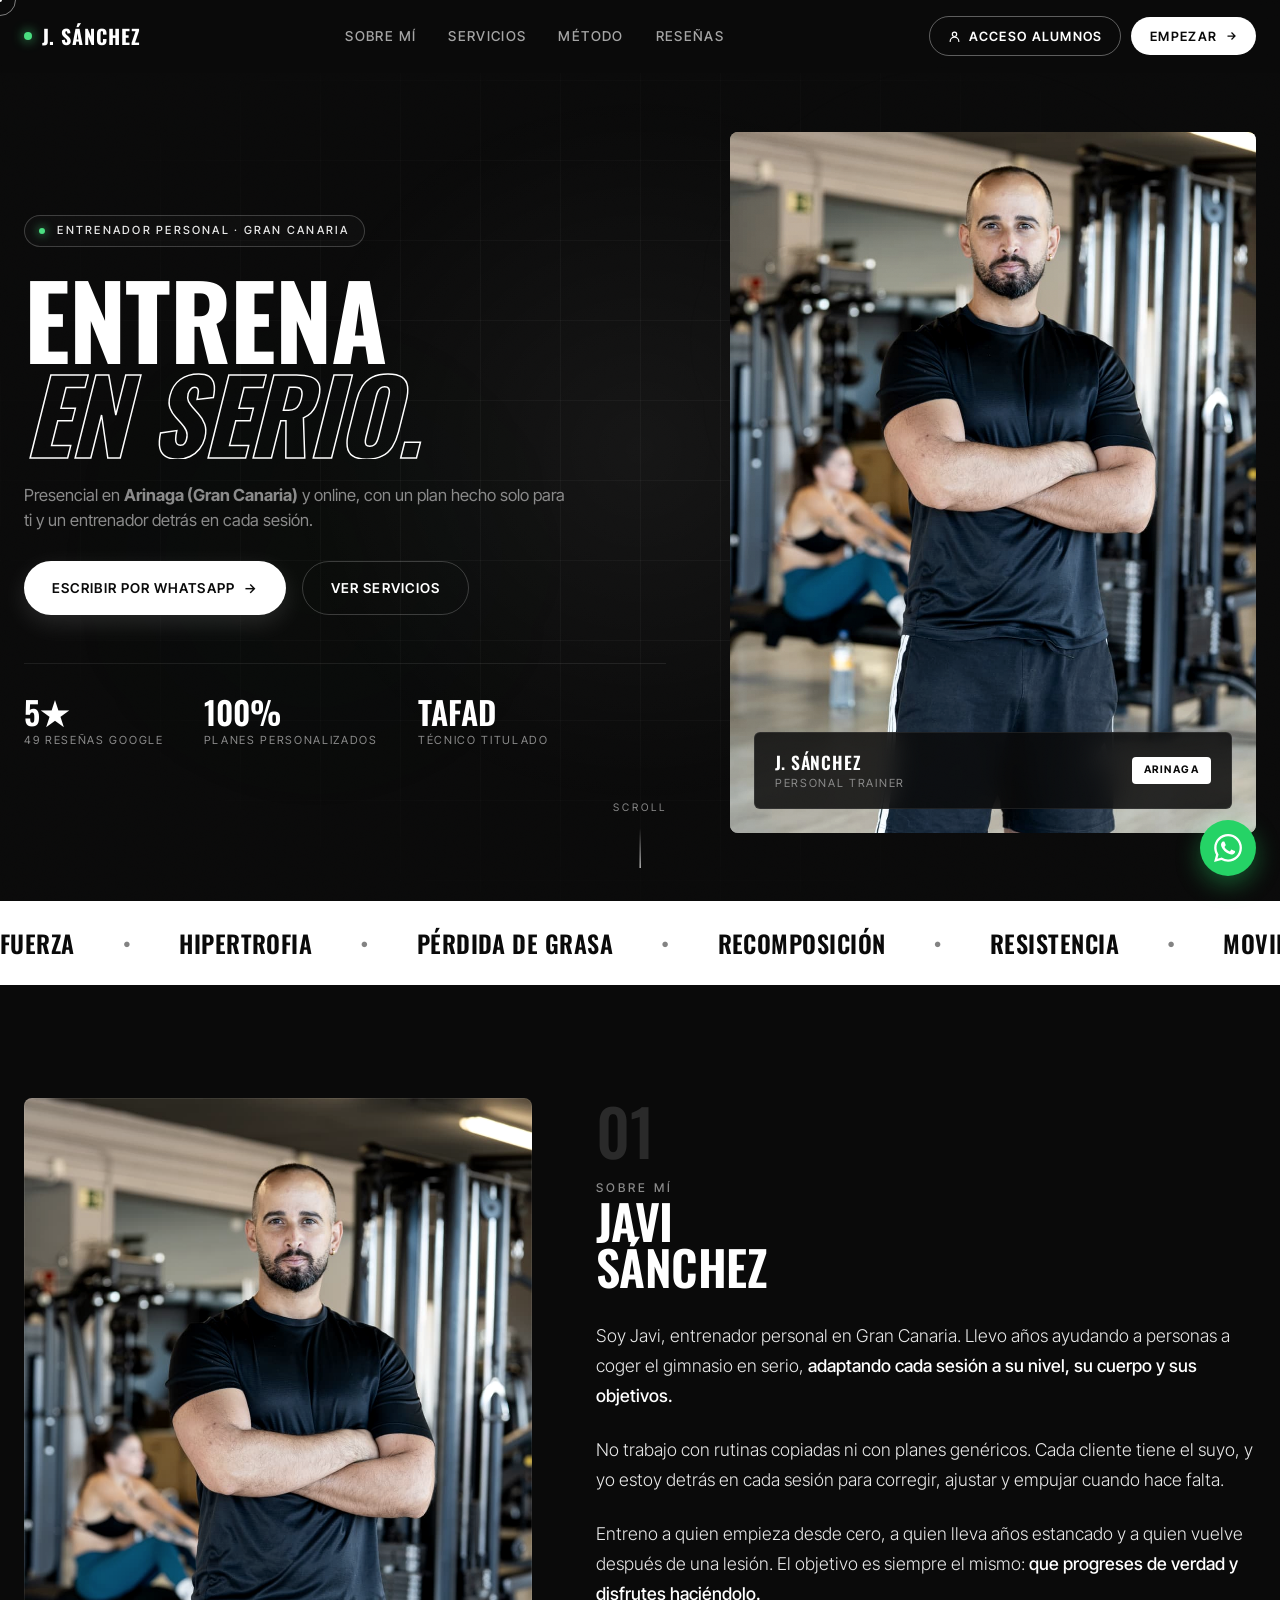
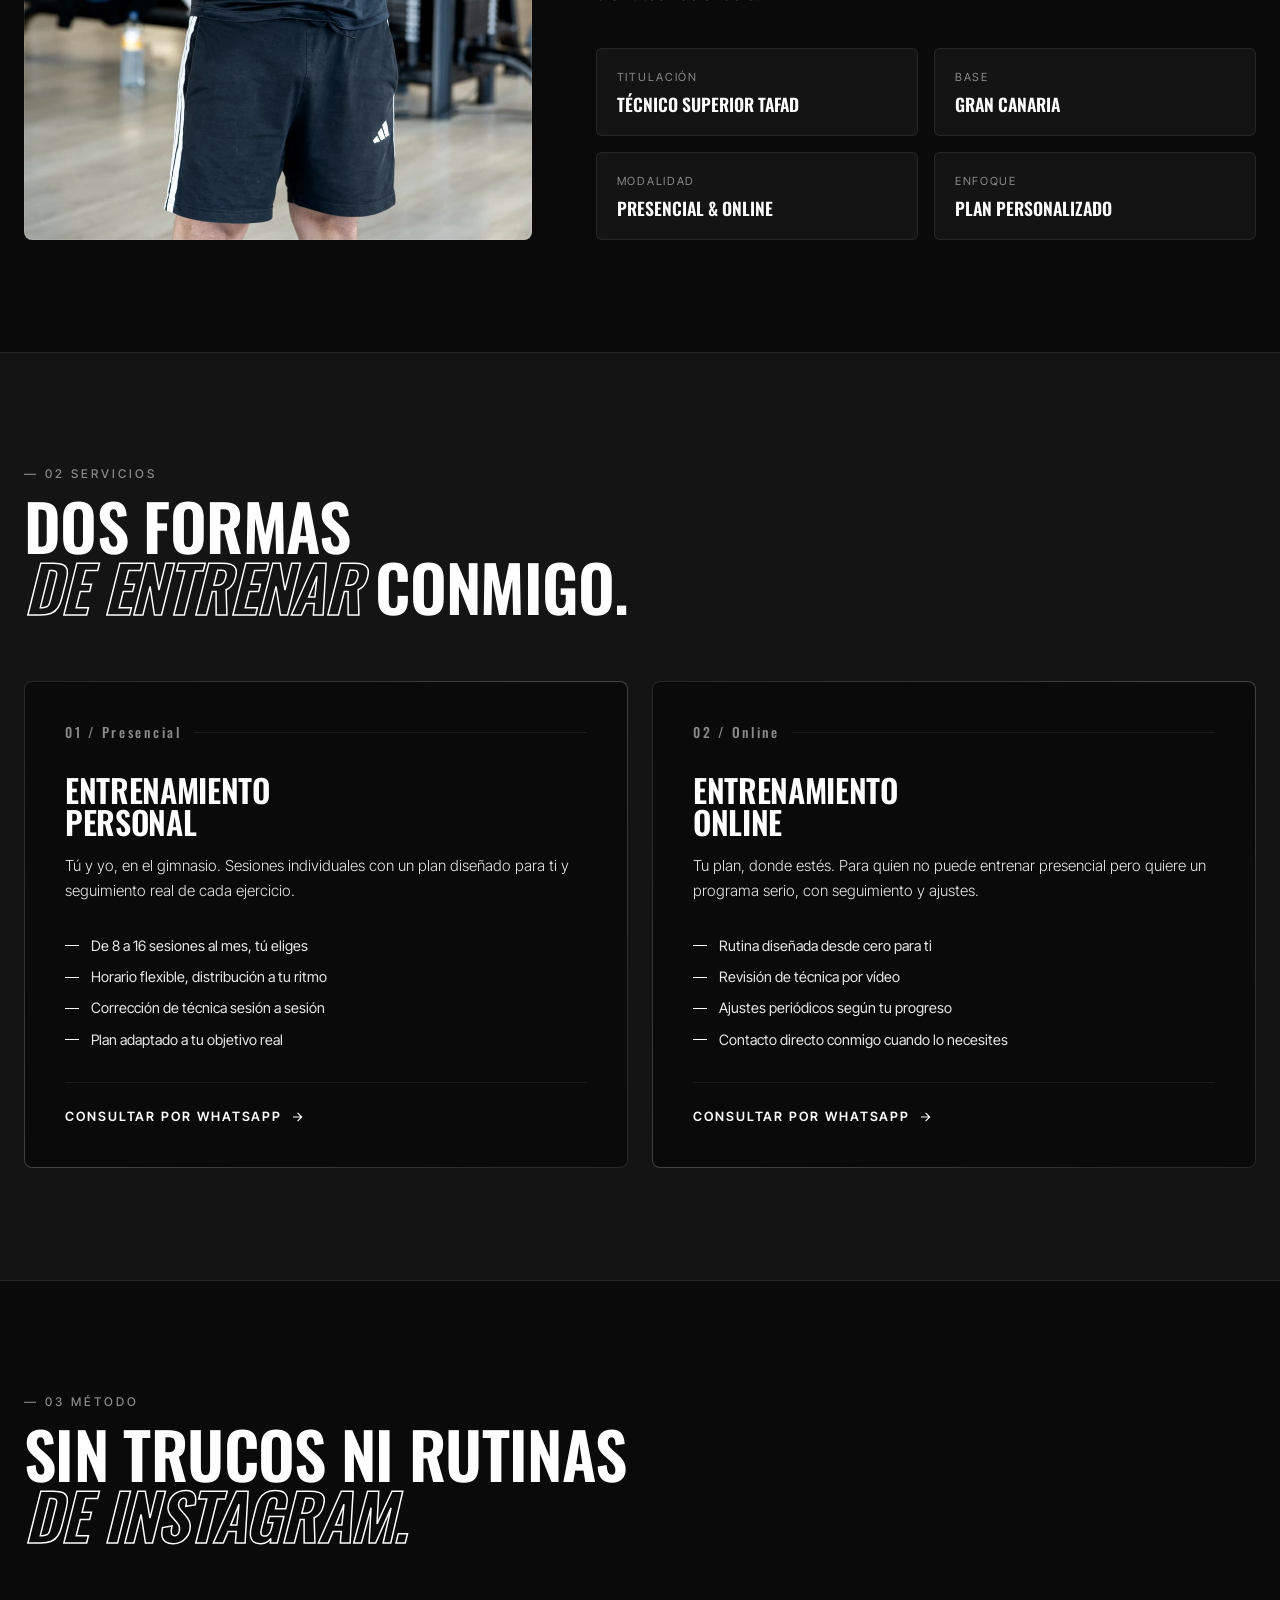
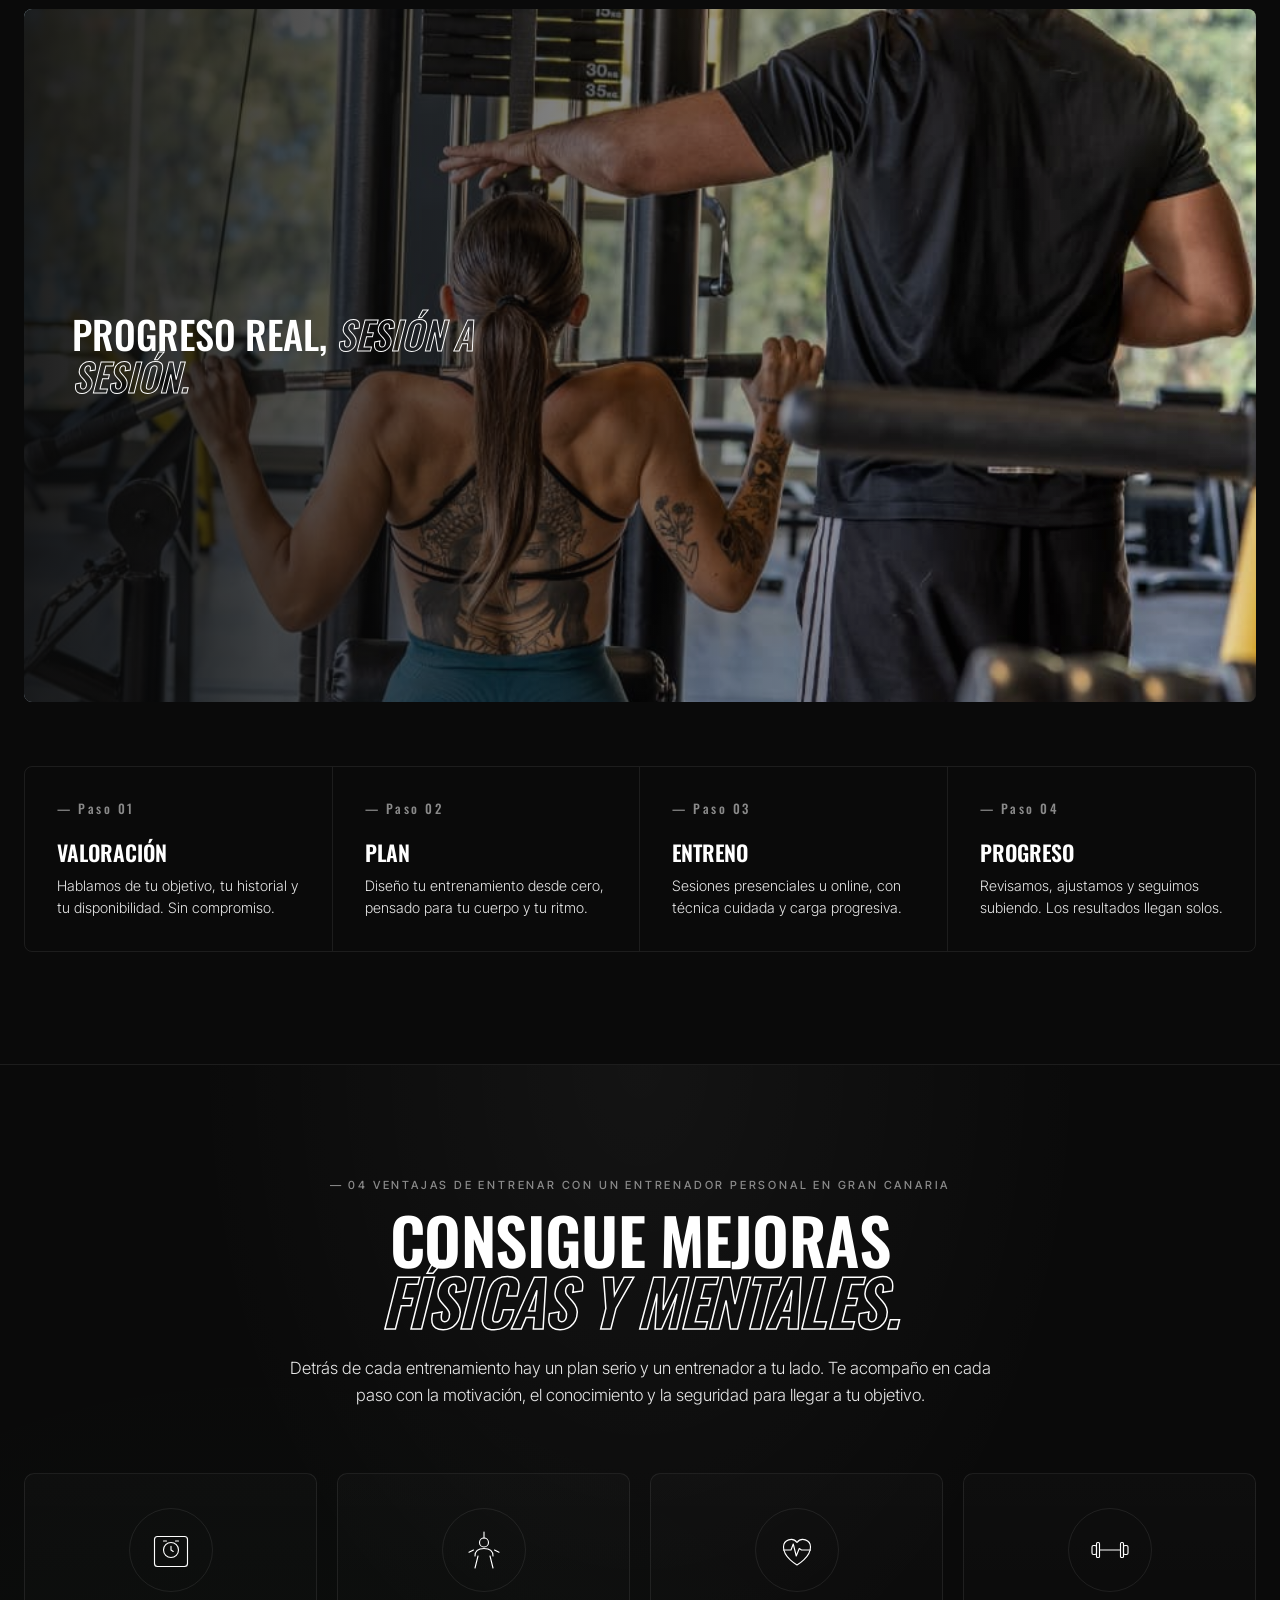
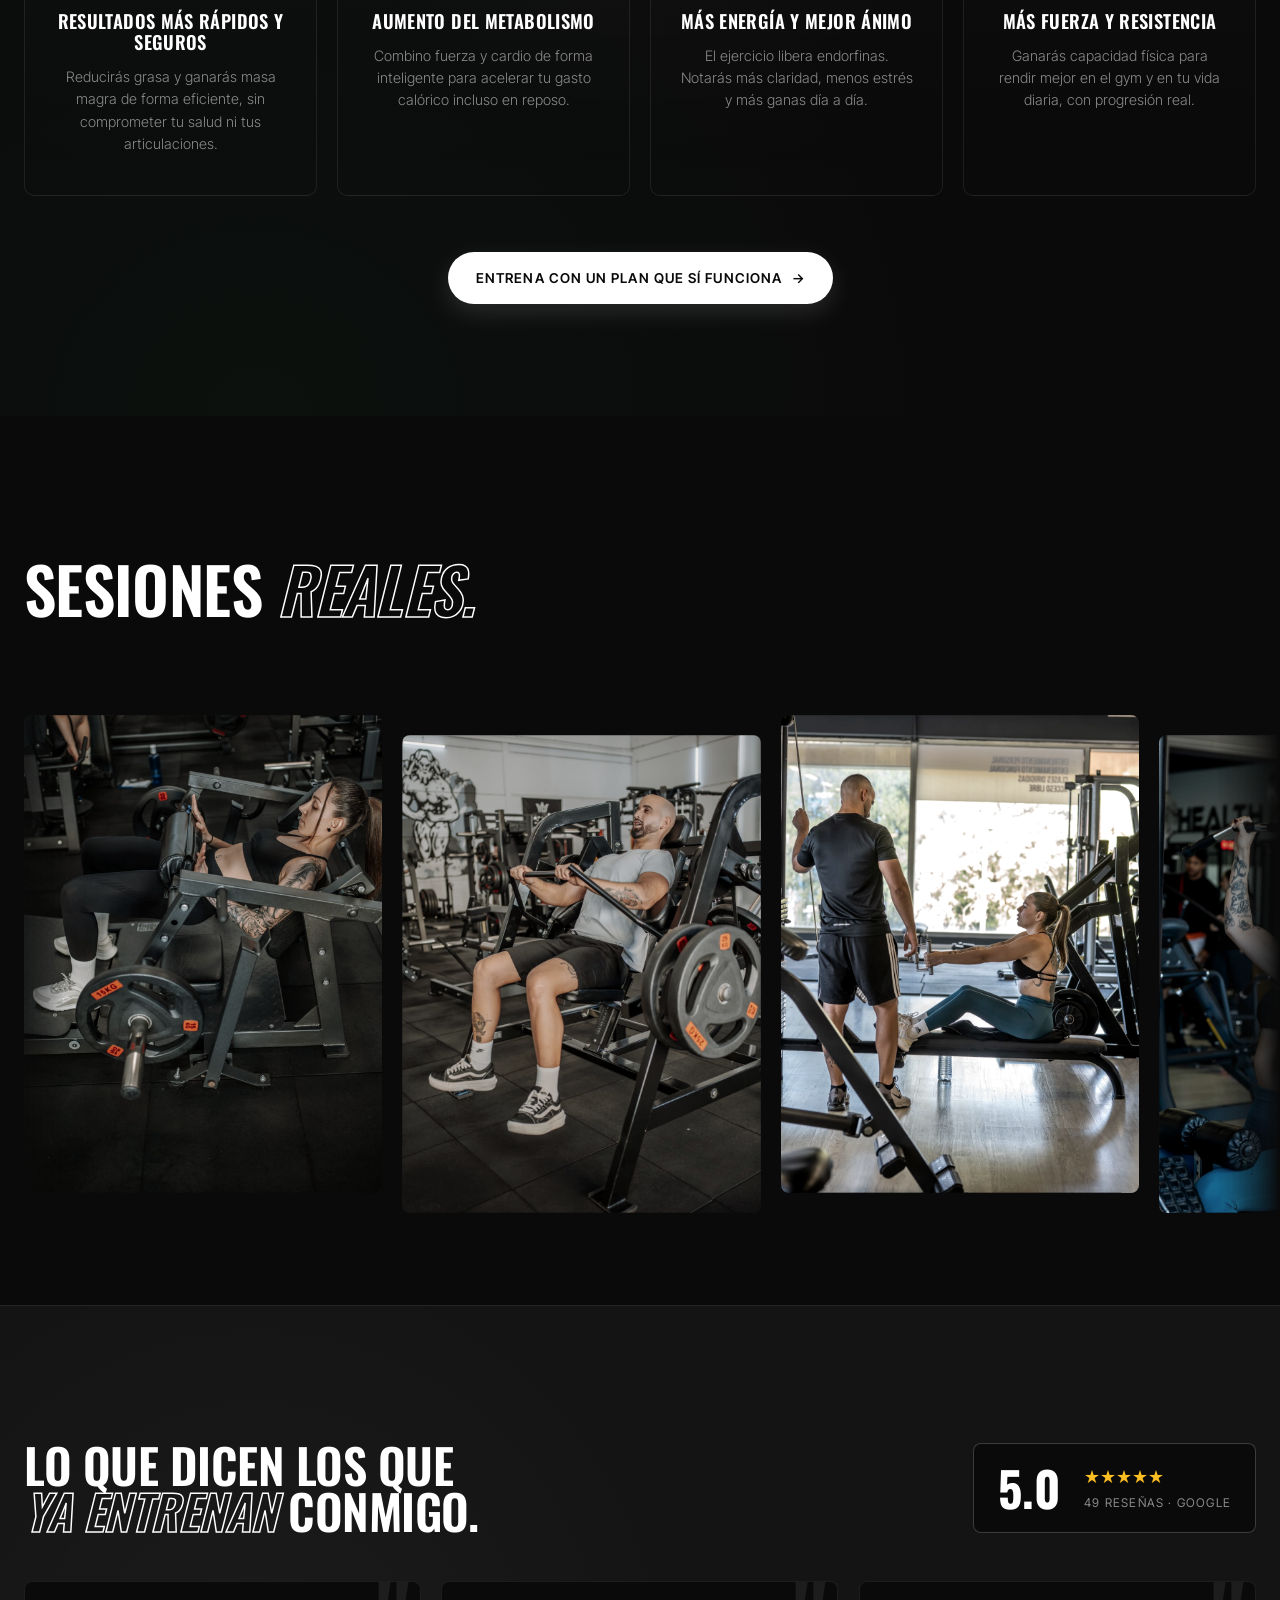
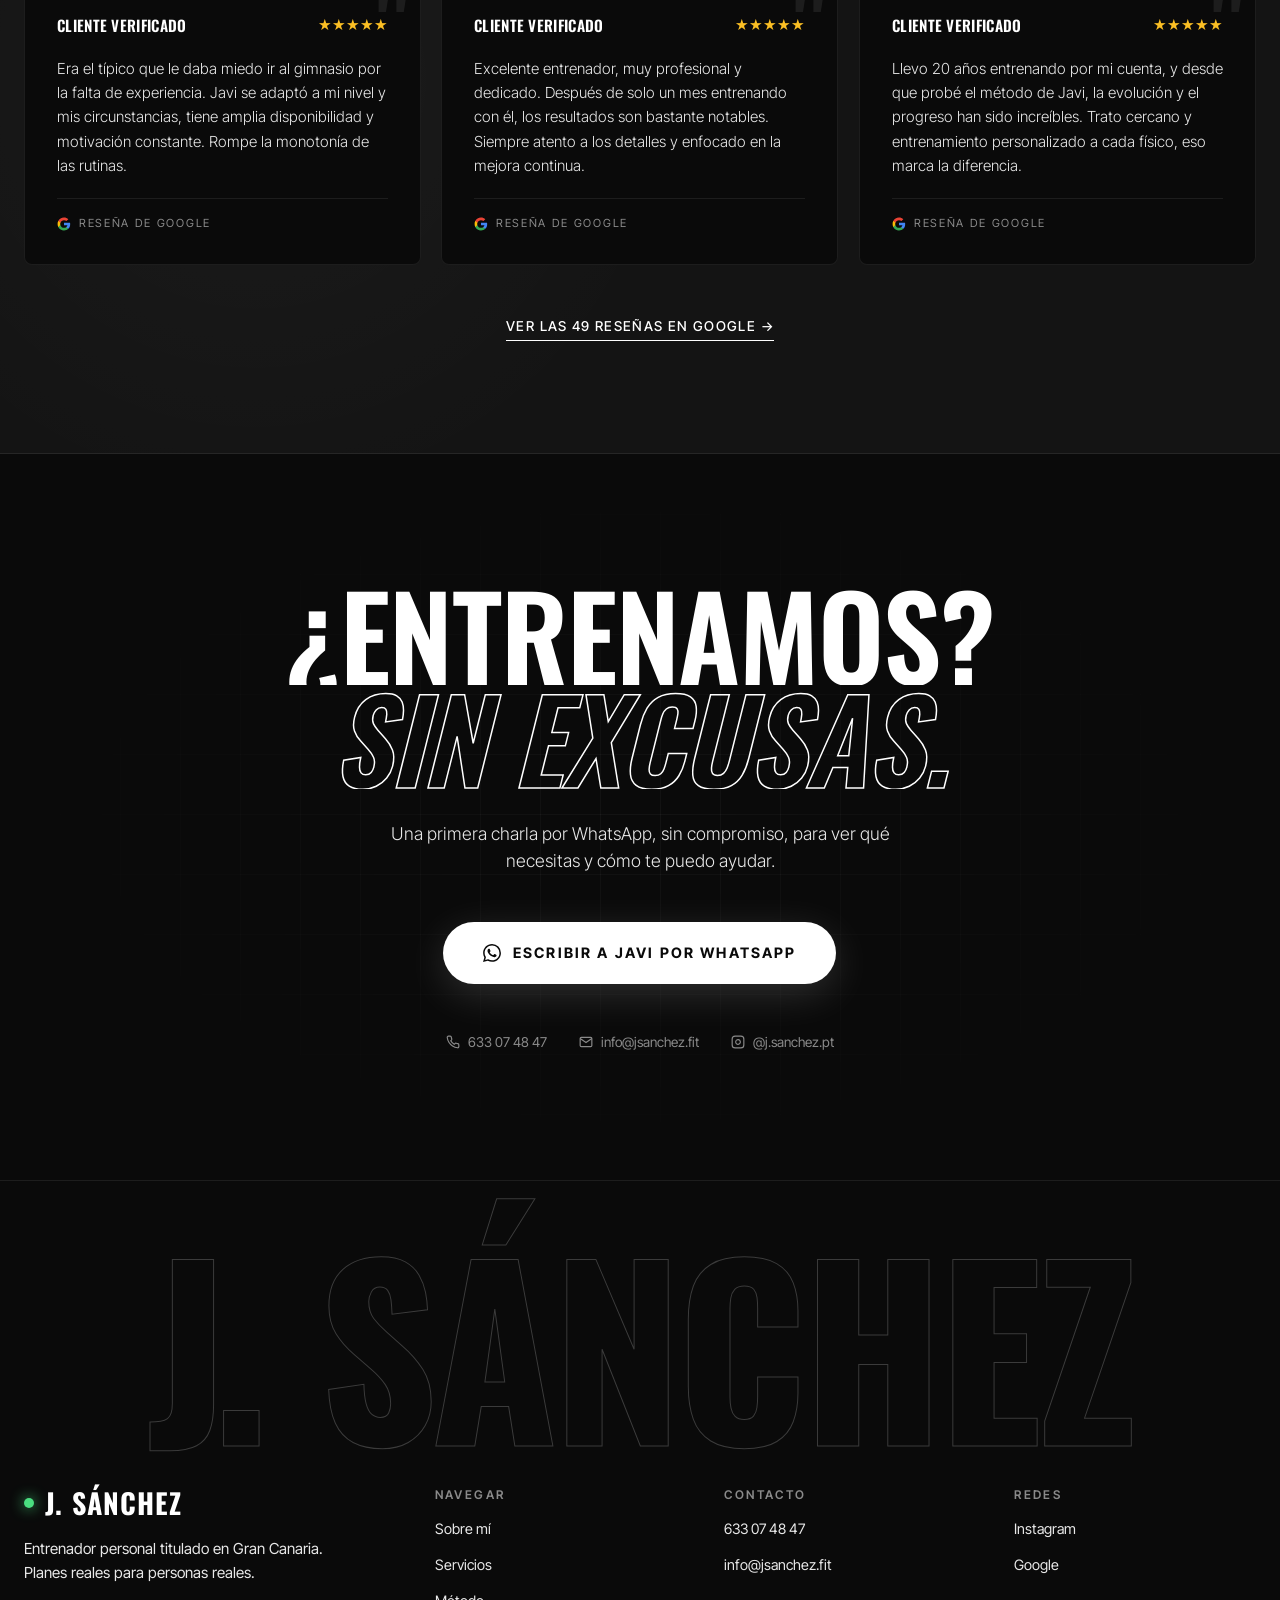
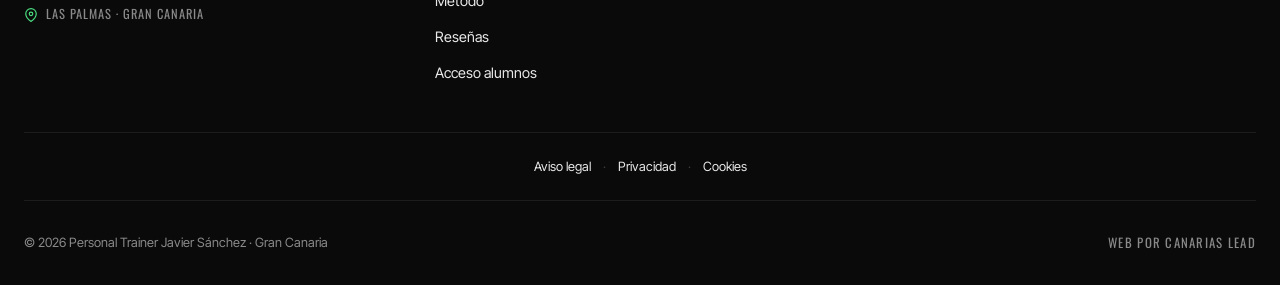
<file: index.html>
<!DOCTYPE html>
<html lang="es">
<head>
<meta charset="UTF-8" />
<meta name="viewport" content="width=device-width, initial-scale=1.0" />
<meta name="google-site-verification" content="WsEpDc3-Jv6UlldX7dzKrHBBVQdqmKhQ2VBBYf92x7Q" />

<!-- Primary SEO -->
<title>Personal Trainer Javier Sánchez | Gran Canaria · Arinaga</title>
<meta name="description" content="Entrenador personal titulado (TAFAD) en Gran Canaria. Sesiones presenciales en Arinaga y online con plan a medida. 49 reseñas 5★ ⭐ en Google." />
<meta name="keywords" content="entrenador personal Gran Canaria, entrenador personal Arinaga, entrenador personal Agüimes, entrenador personal Las Palmas, entrenamiento personalizado, entrenador online, personal trainer Canarias, fuerza, hipertrofia, pérdida de peso, TAFAD" />
<meta name="author" content="Javier Sánchez" />
<meta name="robots" content="index, follow, max-image-preview:large, max-snippet:-1" />
<meta name="googlebot" content="index, follow" />
<meta name="theme-color" content="#0a0a0a" />
<meta name="geo.region" content="ES-CN" />
<meta name="geo.placename" content="Agüimes, Gran Canaria" />
<meta name="geo.position" content="27.8773829;-15.4215652" />
<meta name="ICBM" content="27.8773829, -15.4215652" />
<meta name="rating" content="general" />
<meta name="distribution" content="global" />
<meta name="revisit-after" content="7 days" />
<link rel="canonical" href="https://jsanchez.fit/" />
<link rel="alternate" hreflang="es-ES" href="https://jsanchez.fit/" />
<link rel="alternate" hreflang="es" href="https://jsanchez.fit/" />
<link rel="alternate" hreflang="x-default" href="https://jsanchez.fit/" />

<!-- Open Graph -->
<meta property="og:site_name" content="Personal Trainer Javier Sánchez" />
<meta property="og:title" content="Personal Trainer Javier Sánchez · Entrenador Personal Gran Canaria" />
<meta property="og:description" content="Entrenamiento personalizado presencial en Arinaga y online. Plan a medida, técnica cuidada, resultados reales. 49 reseñas 5★ en Google." />
<meta property="og:type" content="website" />
<meta property="og:locale" content="es_ES" />
<meta property="og:url" content="https://jsanchez.fit/" />
<meta property="og:image" content="https://jsanchez.fit/images/javi-retrato.jpg" />
<meta property="og:image:width" content="1200" />
<meta property="og:image:height" content="1200" />
<meta property="og:image:alt" content="Javi Sánchez, entrenador personal en Gran Canaria" />

<!-- Twitter -->
<meta name="twitter:card" content="summary_large_image" />
<meta name="twitter:title" content="Personal Trainer Javier Sánchez · Entrenador Personal Gran Canaria" />
<meta name="twitter:description" content="Entrenamiento personalizado en Arinaga y online. Plan a medida, técnica cuidada, resultados reales." />
<meta name="twitter:image" content="https://jsanchez.fit/images/javi-retrato.jpg" />

<!-- Favicon -->
<link rel="icon" type="image/svg+xml" href="data:image/svg+xml,%3Csvg xmlns='http://www.w3.org/2000/svg' viewBox='0 0 100 100'%3E%3Crect width='100' height='100' rx='20' fill='%230a0a0a'/%3E%3Ctext x='50' y='68' font-family='Oswald,Arial' font-weight='700' font-size='58' fill='%23fff' text-anchor='middle'%3EJ%3C/text%3E%3Ccircle cx='78' cy='28' r='8' fill='%2300ff64'/%3E%3C/svg%3E" />
<link rel="apple-touch-icon" href="images/javi-retrato.jpg" />

<link rel="preconnect" href="https://fonts.googleapis.com">
<link rel="preconnect" href="https://fonts.gstatic.com" crossorigin>
<link href="https://fonts.googleapis.com/css2?family=Oswald:wght@400;500;600;700&family=Inter+Tight:wght@300;400;500;600&display=swap" rel="stylesheet">

<!-- Schema.org: LocalBusiness -->
<script type="application/ld+json">
{
  "@context": "https://schema.org",
  "@type": ["LocalBusiness", "HealthAndBeautyBusiness", "SportsActivityLocation", "ProfessionalService"],
  "@id": "https://jsanchez.fit/#business",
  "name": "Personal Trainer Javier Sánchez",
  "alternateName": ["Javi Sánchez", "J. Sánchez Personal Trainer", "Entrenador Personal Javier Sánchez Gran Canaria"],
  "slogan": "Entrena en serio. Plan real, técnica cuidada, resultados que se ven.",
  "description": "Entrenador personal titulado (TAFAD) en Gran Canaria. Entrenamientos personalizados presenciales en Arinaga (Agüimes) y sesiones online con plan semanal y seguimiento por WhatsApp. Especializado en fuerza, hipertrofia, recomposición corporal y movilidad.",
  "knowsLanguage": ["es-ES"],
  "additionalType": ["https://www.wikidata.org/wiki/Q1421941", "https://schema.org/SportsActivityLocation"],
  "image": [
    "https://jsanchez.fit/images/javi-retrato.jpg",
    "https://jsanchez.fit/images/javi-entrenando.jpg",
    "https://jsanchez.fit/images/javi-gym.jpg"
  ],
  "logo": "https://jsanchez.fit/images/javi-retrato.jpg",
  "telephone": "+34633074847",
  "email": "info@jsanchez.fit",
  "url": "https://jsanchez.fit/",
  "priceRange": "€€",
  "currenciesAccepted": "EUR",
  "paymentAccepted": "Cash, Credit Card, Bizum, Transfer",
  "address": {
    "@type": "PostalAddress",
    "streetAddress": "C. el Cincel, 16",
    "addressLocality": "Agüimes",
    "addressRegion": "Las Palmas",
    "postalCode": "35118",
    "addressCountry": "ES"
  },
  "geo": { "@type": "GeoCoordinates", "latitude": 27.8773829, "longitude": -15.4215652 },
  "hasMap": "https://www.google.com/maps?q=27.8773829,-15.4215652",
  "serviceArea": {
    "@type": "GeoCircle",
    "geoMidpoint": { "@type": "GeoCoordinates", "latitude": 27.8773829, "longitude": -15.4215652 },
    "geoRadius": "30000"
  },
  "areaServed": [
    { "@type": "City", "name": "Agüimes", "containedInPlace": { "@type": "AdministrativeArea", "name": "Gran Canaria" } },
    { "@type": "City", "name": "Arinaga" },
    { "@type": "City", "name": "Las Palmas de Gran Canaria" },
    { "@type": "City", "name": "Telde" },
    { "@type": "City", "name": "Vecindario" },
    { "@type": "City", "name": "Ingenio" },
    { "@type": "City", "name": "Santa Lucía de Tirajana" },
    { "@type": "City", "name": "San Bartolomé de Tirajana" },
    { "@type": "City", "name": "Maspalomas" },
    { "@type": "AdministrativeArea", "name": "Gran Canaria" },
    { "@type": "AdministrativeArea", "name": "Las Palmas" },
    { "@type": "AdministrativeArea", "name": "Islas Canarias" },
    { "@type": "Country", "name": "España (servicio online)" }
  ],
  "openingHoursSpecification": [
    { "@type": "OpeningHoursSpecification", "dayOfWeek": ["Monday","Tuesday","Wednesday","Thursday","Friday"], "opens": "07:00", "closes": "23:00" },
    { "@type": "OpeningHoursSpecification", "dayOfWeek": "Saturday", "opens": "08:00", "closes": "16:00" }
  ],
  "sameAs": [
    "https://instagram.com/j.sanchez.pt",
    "https://www.google.com/search?kgmid=/g/11zjn0pxf_",
    "https://search.google.com/local/reviews?placeid=ChIJp9Pod-ufQAwR7uDtrwwIKSU"
  ],
  "aggregateRating": { "@type": "AggregateRating", "ratingValue": "5.0", "reviewCount": "49", "bestRating": "5" },
  "founder": { "@type": "Person", "name": "Javier Sánchez", "jobTitle": "Entrenador Personal Titulado (TAFAD)" },
  "hasOfferCatalog": {
    "@type": "OfferCatalog",
    "name": "Servicios de entrenamiento personal en Gran Canaria",
    "itemListElement": [
      {
        "@type": "Offer",
        "itemOffered": {
          "@type": "Service",
          "@id": "https://jsanchez.fit/#service-presencial",
          "name": "Entrenamiento Personal Presencial en Arinaga",
          "description": "Sesiones 1-a-1 en Arinaga (Agüimes) con plan adaptado a tu nivel, objetivo y horario. Técnica corregida en directo, progresión semanal.",
          "serviceType": "Entrenamiento personal presencial",
          "areaServed": { "@type": "City", "name": "Arinaga, Gran Canaria" },
          "provider": { "@id": "https://jsanchez.fit/#business" }
        }
      },
      {
        "@type": "Offer",
        "itemOffered": {
          "@type": "Service",
          "@id": "https://jsanchez.fit/#service-online",
          "name": "Entrenamiento Online Personalizado",
          "description": "Plan semanal a medida, vídeos de técnica, seguimiento por WhatsApp y revisiones cada 4 semanas. Acceso a app de entrenamiento.",
          "serviceType": "Coaching online",
          "areaServed": { "@type": "Country", "name": "España" },
          "provider": { "@id": "https://jsanchez.fit/#business" }
        }
      },
      {
        "@type": "Offer",
        "itemOffered": {
          "@type": "Service",
          "@id": "https://jsanchez.fit/#service-fuerza",
          "name": "Plan de Fuerza e Hipertrofia",
          "description": "Programación periodizada para ganar masa muscular y fuerza con técnica segura, control de cargas y progresión de RPE.",
          "serviceType": "Programa de fuerza/hipertrofia",
          "provider": { "@id": "https://jsanchez.fit/#business" }
        }
      },
      {
        "@type": "Offer",
        "itemOffered": {
          "@type": "Service",
          "@id": "https://jsanchez.fit/#service-recomposicion",
          "name": "Recomposición Corporal y Pérdida de Peso",
          "description": "Plan de entrenamiento + pautas nutricionales básicas para perder grasa manteniendo músculo. Sostenible, sin dietas extremas.",
          "serviceType": "Recomposición corporal",
          "provider": { "@id": "https://jsanchez.fit/#business" }
        }
      }
    ]
  }
}
</script>

<!-- Schema.org: Person -->
<script type="application/ld+json">
{
  "@context": "https://schema.org",
  "@type": "Person",
  "@id": "https://jsanchez.fit/#person",
  "name": "Javier Sánchez",
  "alternateName": "Javi Sánchez",
  "jobTitle": "Entrenador Personal Titulado",
  "image": "https://jsanchez.fit/images/javi-retrato.jpg",
  "url": "https://jsanchez.fit/",
  "telephone": "+34633074847",
  "email": "info@jsanchez.fit",
  "worksFor": { "@id": "https://jsanchez.fit/#business" },
  "knowsAbout": ["Entrenamiento de fuerza", "Hipertrofia", "Movilidad", "Recomposición corporal", "Técnica de levantamiento", "Nutrición deportiva básica"],
  "hasCredential": { "@type": "EducationalOccupationalCredential", "credentialCategory": "TAFAD - Técnico Superior en Animación de Actividades Físicas y Deportivas" },
  "sameAs": ["https://instagram.com/j.sanchez.pt"]
}
</script>

<!-- Schema.org: BreadcrumbList -->
<script type="application/ld+json">
{
  "@context": "https://schema.org",
  "@type": "BreadcrumbList",
  "itemListElement": [
    { "@type": "ListItem", "position": 1, "name": "Inicio", "item": "https://jsanchez.fit/" },
    { "@type": "ListItem", "position": 2, "name": "Sobre Javier", "item": "https://jsanchez.fit/#sobre-mi" },
    { "@type": "ListItem", "position": 3, "name": "Servicios", "item": "https://jsanchez.fit/#servicios" },
    { "@type": "ListItem", "position": 4, "name": "Método", "item": "https://jsanchez.fit/#metodo" },
    { "@type": "ListItem", "position": 5, "name": "Reseñas", "item": "https://jsanchez.fit/#resenas" }
  ]
}
</script>

<!-- Schema.org: WebSite + sitelinks searchbox -->
<script type="application/ld+json">
{
  "@context": "https://schema.org",
  "@type": "WebSite",
  "@id": "https://jsanchez.fit/#website",
  "url": "https://jsanchez.fit/",
  "name": "Personal Trainer Javier Sánchez",
  "inLanguage": "es-ES",
  "publisher": { "@id": "https://jsanchez.fit/#business" }
}
</script>

<!-- Schema.org: FAQ -->
<script type="application/ld+json">
{
  "@context": "https://schema.org",
  "@type": "FAQPage",
  "mainEntity": [
    {
      "@type": "Question",
      "name": "¿Dónde entrenas presencialmente en Gran Canaria?",
      "acceptedAnswer": { "@type": "Answer", "text": "En Arinaga (Agüimes), con sesiones también disponibles en gimnasios cercanos. Cubro toda la zona sureste de Gran Canaria." }
    },
    {
      "@type": "Question",
      "name": "¿Ofreces entrenamiento online?",
      "acceptedAnswer": { "@type": "Answer", "text": "Sí. Plan personalizado semanal, vídeos de técnica, seguimiento por WhatsApp y revisiones cada 4 semanas." }
    },
    {
      "@type": "Question",
      "name": "¿Cuánto cuesta una sesión personal?",
      "acceptedAnswer": { "@type": "Answer", "text": "Depende del plan (presencial, online, sesiones sueltas o pack mensual). Escríbeme por WhatsApp al 633 07 48 47 y te paso precios actualizados." }
    },
    {
      "@type": "Question",
      "name": "¿Tienes titulación oficial?",
      "acceptedAnswer": { "@type": "Answer", "text": "Sí. Soy Técnico Superior en Animación de Actividades Físicas y Deportivas (TAFAD), formación oficial reglada." }
    },
    {
      "@type": "Question",
      "name": "¿Soy principiante, sirve para mí?",
      "acceptedAnswer": { "@type": "Answer", "text": "Perfecto para empezar. Adapto técnica, intensidad y volumen a tu nivel actual y construimos progreso desde cero, sin lesiones." }
    }
  ]
}
</script>

<link rel="stylesheet" href="styles.css">
</head>
<body>

<!-- Custom cursor -->
<div class="cursor" id="cursor" aria-hidden="true"></div>
<div class="cursor-dot" id="cursorDot" aria-hidden="true"></div>

<!-- Page loader -->
<div class="loader" id="loader">
  <div class="loader-inner">
    <div class="loader-text">J. Sánchez</div>
    <div class="loader-bar"><span></span></div>
    <div class="loader-pct" id="loaderPct">0</div>
  </div>
</div>

<!-- Scroll progress -->
<div class="scroll-progress" id="scrollProgress"></div>

<!-- Noise overlay -->
<div class="noise" aria-hidden="true"></div>

<!-- NAV -->
<nav class="nav" id="nav">
  <div class="nav-inner">
    <a href="#top" class="nav-brand" data-magnetic>
      <span class="nav-brand-dot"></span>
      <span class="nav-brand-text">J. Sánchez</span>
    </a>
    <ul class="nav-links">
      <li><a href="#sobre-mi" data-hover>Sobre mí</a></li>
      <li><a href="#servicios" data-hover>Servicios</a></li>
      <li><a href="#metodo" data-hover>Método</a></li>
      <li><a href="#resenas" data-hover>Reseñas</a></li>
    </ul>
    <div class="nav-acciones">
      <a href="https://aula.jsanchez.fit" class="nav-acceso" data-magnetic aria-label="Acceso alumnos al aula virtual">
        <svg width="13" height="13" viewBox="0 0 24 24" fill="none" stroke="currentColor" stroke-width="2.2" stroke-linecap="round" stroke-linejoin="round" aria-hidden="true"><circle cx="12" cy="8" r="4"/><path d="M4 21a8 8 0 0 1 16 0"/></svg>
        <span class="nav-acceso-largo">Acceso alumnos</span><span class="nav-acceso-corto">Aula</span>
      </a>
      <a href="https://wa.me/34633074847?text=Hola%20Javi%2C%20quiero%20informaci%C3%B3n%20sobre%20entrenamientos" class="nav-cta" target="_blank" rel="noopener" data-magnetic>
        <span>Empezar</span>
        <svg width="12" height="12" viewBox="0 0 24 24" fill="none" stroke="currentColor" stroke-width="2.5"><path d="M5 12h14M13 5l7 7-7 7"/></svg>
      </a>
    </div>
  </div>
</nav>

<!-- HERO -->
<section class="hero" id="top">
  <div class="hero-bg-grid" aria-hidden="true"></div>
  <div class="hero-bg-blob hero-bg-blob-1" aria-hidden="true"></div>
  <div class="hero-bg-blob hero-bg-blob-2" aria-hidden="true"></div>

  <div class="container">
    <div class="hero-grid">
      <div class="hero-content">
        <div class="hero-eyebrow" data-anim="fade-up">
          <span class="hero-eyebrow-dot"></span>
          <span>Entrenador personal · Gran Canaria</span>
        </div>

        <h1 class="hero-title" data-scramble>
          <span class="sr-only">Personal Trainer Javier Sánchez — Entrenador personal titulado (TAFAD) en Gran Canaria, sesiones presenciales en Arinaga (Agüimes) y entrenamiento online personalizado.</span>
          <span class="line" aria-hidden="true"><span class="line-inner" data-stagger>Entrena</span></span>
          <span class="line" aria-hidden="true"><span class="line-inner outline" data-stagger>en serio.</span></span>
          <span class="hero-small" data-anim="fade-up" data-delay="400">
            Presencial en <strong>Arinaga (Gran Canaria)</strong> y online, con un plan hecho solo para ti y un entrenador detrás en cada sesión.
          </span>
        </h1>

        <div class="hero-ctas" data-anim="fade-up" data-delay="500">
          <a href="https://wa.me/34633074847?text=Hola%20Javi%2C%20quiero%20informaci%C3%B3n%20sobre%20entrenamientos" class="btn btn-primary" target="_blank" rel="noopener" data-magnetic>
            <span class="btn-text">Escribir por WhatsApp</span>
            <span class="btn-arrow">→</span>
          </a>
          <a href="#servicios" class="btn btn-ghost" data-magnetic>
            <span class="btn-text">Ver servicios</span>
          </a>
        </div>

        <div class="hero-stats" data-anim="fade-up" data-delay="600">
          <div class="stat">
            <div class="stat-num" data-counter="5.0" data-suffix="★">0</div>
            <div class="stat-label">49 reseñas Google</div>
          </div>
          <div class="stat">
            <div class="stat-num" data-counter="100" data-suffix="%">0</div>
            <div class="stat-label">Planes personalizados</div>
          </div>
          <div class="stat">
            <div class="stat-num">TAFAD</div>
            <div class="stat-label">Técnico titulado</div>
          </div>
        </div>
      </div>

      <div class="hero-visual" data-tilt>
        <div class="hero-visual-inner">
          <video class="hero-video" autoplay muted loop playsinline preload="metadata" poster="images/javi-retrato.jpg">
            <source src="images/javi-video.mp4" type="video/mp4">
          </video>
          <img class="hero-fallback-img" src="images/javi-retrato.jpg" alt="Javier Sánchez, entrenador personal titulado en Gran Canaria — sesiones presenciales en Arinaga" />
          <div class="hero-visual-placeholder">
            <svg viewBox="0 0 100 100" width="80" height="80" fill="none" stroke="currentColor" stroke-width="1.5">
              <circle cx="50" cy="35" r="15"/>
              <path d="M20 85 Q50 60 80 85"/>
            </svg>
          </div>
          <div class="visual-frame top-right"></div>
          <div class="visual-frame bottom-left"></div>
          <div class="hero-tag">
            <div>
              <div class="hero-tag-name">J. Sánchez</div>
              <div class="hero-tag-role">Personal Trainer</div>
            </div>
            <div class="hero-tag-badge">Arinaga</div>
          </div>
        </div>
      </div>
    </div>

    <div class="hero-scroll" aria-hidden="true">
      <span>Scroll</span>
      <div class="hero-scroll-line"></div>
    </div>
  </div>
</section>

<!-- MARQUEE -->
<div class="marquee" aria-hidden="true">
  <div class="marquee-track">
    <span class="marquee-item">Fuerza</span>
    <span class="marquee-item">Hipertrofia</span>
    <span class="marquee-item">Pérdida de grasa</span>
    <span class="marquee-item">Recomposición</span>
    <span class="marquee-item">Resistencia</span>
    <span class="marquee-item">Movilidad</span>
    <span class="marquee-item">Rehabilitación</span>
    <span class="marquee-item">Fuerza</span>
    <span class="marquee-item">Hipertrofia</span>
    <span class="marquee-item">Pérdida de grasa</span>
    <span class="marquee-item">Recomposición</span>
    <span class="marquee-item">Resistencia</span>
    <span class="marquee-item">Movilidad</span>
    <span class="marquee-item">Rehabilitación</span>
  </div>
</div>

<!-- ABOUT -->
<section class="about" id="sobre-mi">
  <div class="container">
    <div class="about-grid">
      <div class="about-photo-col" data-anim="fade-up">
        <div class="about-photo">
          <img src="images/javi-retrato.jpg" alt="Javier Sánchez, entrenador personal en Gran Canaria" loading="lazy">
          <div class="about-photo-frame"></div>
        </div>
      </div>
      <div class="about-body">
        <div class="about-label" data-anim="fade-up">
          <div class="num">01</div>
          <div class="eyebrow">Sobre mí</div>
          <h2 class="split-title"><span>Javi</span><br><span>Sánchez</span></h2>
        </div>
        <p data-anim="fade-up">Soy Javi, entrenador personal en Gran Canaria. Llevo años ayudando a personas a coger el gimnasio en serio, <strong>adaptando cada sesión a su nivel, su cuerpo y sus objetivos.</strong></p>
        <p data-anim="fade-up" data-delay="100">No trabajo con rutinas copiadas ni con planes genéricos. Cada cliente tiene el suyo, y yo estoy detrás en cada sesión para corregir, ajustar y empujar cuando hace falta.</p>
        <p data-anim="fade-up" data-delay="200">Entreno a quien empieza desde cero, a quien lleva años estancado y a quien vuelve después de una lesión. El objetivo es siempre el mismo: <strong>que progreses de verdad y disfrutes haciéndolo.</strong></p>

        <div class="about-credentials">
          <div class="credential" data-anim="fade-up" data-delay="100">
            <div class="credential-label">Titulación</div>
            <div class="credential-value">Técnico Superior TAFAD</div>
          </div>
          <div class="credential" data-anim="fade-up" data-delay="200">
            <div class="credential-label">Base</div>
            <div class="credential-value">Gran Canaria</div>
          </div>
          <div class="credential" data-anim="fade-up" data-delay="300">
            <div class="credential-label">Modalidad</div>
            <div class="credential-value">Presencial & Online</div>
          </div>
          <div class="credential" data-anim="fade-up" data-delay="400">
            <div class="credential-label">Enfoque</div>
            <div class="credential-value">Plan personalizado</div>
          </div>
        </div>
      </div>
    </div>
  </div>
</section>

<!-- SERVICES -->
<section class="services" id="servicios">
  <div class="container">
    <div class="section-head">
      <div>
        <span class="eyebrow" data-anim="fade-up">— 02 Servicios</span>
        <h2 data-anim="fade-up" data-delay="100">Dos formas <span class="outline">de entrenar</span> conmigo.</h2>
      </div>
    </div>

    <div class="services-grid">
      <div class="service-card" data-anim="fade-up" data-tilt-soft>
        <div class="service-num">01 / Presencial</div>
        <h3 class="service-title">Entrenamiento<br>personal</h3>
        <p class="service-desc">Tú y yo, en el gimnasio. Sesiones individuales con un plan diseñado para ti y seguimiento real de cada ejercicio.</p>
        <ul class="service-features">
          <li>De 8 a 16 sesiones al mes, tú eliges</li>
          <li>Horario flexible, distribución a tu ritmo</li>
          <li>Corrección de técnica sesión a sesión</li>
          <li>Plan adaptado a tu objetivo real</li>
        </ul>
        <a href="https://wa.me/34633074847?text=Hola%20Javi%2C%20quiero%20info%20del%20entrenamiento%20personal%20presencial" class="service-link" target="_blank" rel="noopener" data-hover>
          <span>Consultar por WhatsApp</span>
          <svg width="14" height="14" viewBox="0 0 24 24" fill="none" stroke="currentColor" stroke-width="2"><path d="M5 12h14M13 5l7 7-7 7"/></svg>
        </a>
      </div>

      <div class="service-card" data-anim="fade-up" data-delay="150" data-tilt-soft>
        <div class="service-num">02 / Online</div>
        <h3 class="service-title">Entrenamiento<br>online</h3>
        <p class="service-desc">Tu plan, donde estés. Para quien no puede entrenar presencial pero quiere un programa serio, con seguimiento y ajustes.</p>
        <ul class="service-features">
          <li>Rutina diseñada desde cero para ti</li>
          <li>Revisión de técnica por vídeo</li>
          <li>Ajustes periódicos según tu progreso</li>
          <li>Contacto directo conmigo cuando lo necesites</li>
        </ul>
        <a href="https://wa.me/34633074847?text=Hola%20Javi%2C%20quiero%20info%20del%20entrenamiento%20online" class="service-link" target="_blank" rel="noopener" data-hover>
          <span>Consultar por WhatsApp</span>
          <svg width="14" height="14" viewBox="0 0 24 24" fill="none" stroke="currentColor" stroke-width="2"><path d="M5 12h14M13 5l7 7-7 7"/></svg>
        </a>
      </div>
    </div>
  </div>
</section>

<!-- METHOD -->
<section class="method" id="metodo">
  <div class="container">
    <div class="section-head">
      <div>
        <span class="eyebrow" data-anim="fade-up">— 03 Método</span>
        <h2 data-anim="fade-up" data-delay="100">Sin trucos ni rutinas <span class="outline">de Instagram.</span></h2>
      </div>
    </div>

    <div class="method-visual" data-anim="fade-up">
      <img src="images/javi-entrenando.jpg" alt="Javier Sánchez supervisando técnica en sesión de entrenamiento personal en Arinaga, Gran Canaria" onerror="this.style.display='none'; this.parentNode.classList.add('no-img')" />
      <div class="method-overlay"></div>
      <div class="method-quote">
        Progreso real, <span class="accent">sesión a sesión.</span>
      </div>
    </div>

    <div class="method-steps">
      <div class="method-step" data-anim="fade-up">
        <div class="method-step-num">— Paso 01</div>
        <div class="method-step-title">Valoración</div>
        <div class="method-step-desc">Hablamos de tu objetivo, tu historial y tu disponibilidad. Sin compromiso.</div>
      </div>
      <div class="method-step" data-anim="fade-up" data-delay="100">
        <div class="method-step-num">— Paso 02</div>
        <div class="method-step-title">Plan</div>
        <div class="method-step-desc">Diseño tu entrenamiento desde cero, pensado para tu cuerpo y tu ritmo.</div>
      </div>
      <div class="method-step" data-anim="fade-up" data-delay="200">
        <div class="method-step-num">— Paso 03</div>
        <div class="method-step-title">Entreno</div>
        <div class="method-step-desc">Sesiones presenciales u online, con técnica cuidada y carga progresiva.</div>
      </div>
      <div class="method-step" data-anim="fade-up" data-delay="300">
        <div class="method-step-num">— Paso 04</div>
        <div class="method-step-title">Progreso</div>
        <div class="method-step-desc">Revisamos, ajustamos y seguimos subiendo. Los resultados llegan solos.</div>
      </div>
    </div>
  </div>
</section>

<!-- BENEFITS -->
<section class="benefits" id="ventajas">
  <div class="benefits-bg" aria-hidden="true"></div>
  <div class="container">
    <div class="benefits-head">
      <span class="eyebrow" data-anim="fade-up">— 04 Ventajas de entrenar con un entrenador personal en Gran Canaria</span>
      <h2 data-anim="fade-up" data-delay="100">Consigue mejoras <span class="outline">físicas y mentales.</span></h2>
      <p data-anim="fade-up" data-delay="200">Detrás de cada entrenamiento hay un plan serio y un entrenador a tu lado. Te acompaño en cada paso con la motivación, el conocimiento y la seguridad para llegar a tu objetivo.</p>
    </div>

    <div class="benefits-grid">
      <div class="benefit-card" data-anim="fade-up">
        <div class="benefit-icon">
          <svg viewBox="0 0 64 64" fill="none" stroke="currentColor" stroke-width="1.5" stroke-linecap="round" stroke-linejoin="round">
            <rect x="10" y="14" width="44" height="40" rx="4"/>
            <circle cx="32" cy="32" r="10"/>
            <path d="M32 27v5l3 2"/>
            <path d="M22 20h4M38 20h4"/>
          </svg>
        </div>
        <h3>Resultados más rápidos y seguros</h3>
        <p>Reducirás grasa y ganarás masa magra de forma eficiente, sin comprometer tu salud ni tus articulaciones.</p>
      </div>

      <div class="benefit-card" data-anim="fade-up" data-delay="100">
        <div class="benefit-icon">
          <svg viewBox="0 0 64 64" fill="none" stroke="currentColor" stroke-width="1.5" stroke-linecap="round" stroke-linejoin="round">
            <path d="M32 8v8"/>
            <circle cx="32" cy="22" r="6"/>
            <path d="M20 40c0-6 4-10 12-10s12 4 12 10"/>
            <path d="M24 40l-4 16M40 40l4 16"/>
            <path d="M18 32l-6 3M46 32l6 3"/>
          </svg>
        </div>
        <h3>Aumento del metabolismo</h3>
        <p>Combino fuerza y cardio de forma inteligente para acelerar tu gasto calórico incluso en reposo.</p>
      </div>

      <div class="benefit-card" data-anim="fade-up" data-delay="200">
        <div class="benefit-icon">
          <svg viewBox="0 0 64 64" fill="none" stroke="currentColor" stroke-width="1.5" stroke-linecap="round" stroke-linejoin="round">
            <path d="M32 52s-18-10-18-24a10 10 0 0 1 18-6 10 10 0 0 1 18 6c0 14-18 24-18 24Z"/>
            <path d="M14 32h10l3-8 4 16 4-10 3 2h12"/>
          </svg>
        </div>
        <h3>Más energía y mejor ánimo</h3>
        <p>El ejercicio libera endorfinas. Notarás más claridad, menos estrés y más ganas día a día.</p>
      </div>

      <div class="benefit-card" data-anim="fade-up" data-delay="300">
        <div class="benefit-icon">
          <svg viewBox="0 0 64 64" fill="none" stroke="currentColor" stroke-width="1.5" stroke-linecap="round" stroke-linejoin="round">
            <rect x="8" y="26" width="6" height="12" rx="2"/>
            <rect x="50" y="26" width="6" height="12" rx="2"/>
            <rect x="14" y="22" width="4" height="20" rx="1.5"/>
            <rect x="46" y="22" width="4" height="20" rx="1.5"/>
            <path d="M18 32h28"/>
          </svg>
        </div>
        <h3>Más fuerza y resistencia</h3>
        <p>Ganarás capacidad física para rendir mejor en el gym y en tu vida diaria, con progresión real.</p>
      </div>
    </div>

    <div class="benefits-cta" data-anim="fade-up" data-delay="200">
      <a href="https://wa.me/34633074847?text=Hola%20Javi%2C%20quiero%20empezar%20a%20entrenar" class="btn btn-primary" target="_blank" rel="noopener" data-magnetic>
        <span class="btn-text">Entrena con un plan que sí funciona</span>
        <span class="btn-arrow">→</span>
      </a>
    </div>
  </div>
</section>

<!-- GALLERY (horizontal scroll) -->
<section class="gallery" id="galeria">
  <div class="container">
    <div class="section-head">
      <div>
        <span class="eyebrow" data-anim="fade-up">— 05 En acción</span>
        <h2 data-anim="fade-up" data-delay="100">Sesiones <span class="outline">reales.</span></h2>
      </div>
    </div>
  </div>
  <div class="gallery-track-wrap">
    <div class="gallery-track" id="galleryTrack">
      <figure class="gallery-item" data-reveal-img>
        <img src="images/javi-01.jpg" alt="Sesión de entrenamiento de fuerza con Javier Sánchez en Arinaga, Gran Canaria" loading="lazy">
        <figcaption><span>01</span> Fuerza</figcaption>
      </figure>
      <figure class="gallery-item" data-reveal-img>
        <img src="images/javi-02.jpg" alt="Corrección de técnica en sentadilla — entrenamiento personal Gran Canaria" loading="lazy">
        <figcaption><span>02</span> Técnica</figcaption>
      </figure>
      <figure class="gallery-item" data-reveal-img>
        <img src="images/javi-03.jpg" alt="Plan de hipertrofia con entrenador personal Javier Sánchez" loading="lazy">
        <figcaption><span>03</span> Hipertrofia</figcaption>
      </figure>
      <figure class="gallery-item" data-reveal-img>
        <img src="images/javi-05.jpg" alt="Trabajo de movilidad y calentamiento — sesión personal en Agüimes" loading="lazy">
        <figcaption><span>04</span> Movilidad</figcaption>
      </figure>
      <figure class="gallery-item" data-reveal-img>
        <img src="images/javi-07.jpg" alt="Entrenamiento al aire libre en Arinaga con Personal Trainer Javier Sánchez" loading="lazy">
        <figcaption><span>05</span> Arinaga</figcaption>
      </figure>
      <figure class="gallery-item" data-reveal-img>
        <img src="images/javi-08.jpg" alt="Progreso de cliente — entrenamiento personal Gran Canaria" loading="lazy">
        <figcaption><span>06</span> Progreso</figcaption>
      </figure>
    </div>
  </div>
</section>

<!-- REVIEWS -->
<section class="reviews" id="resenas">
  <div class="container">
    <div class="reviews-head">
      <div>
        <span class="eyebrow" data-anim="fade-up">— 06 Reseñas</span>
        <h2 data-anim="fade-up" data-delay="100" style="font-size: clamp(2rem, 4vw, 3rem); max-width: 32rem;">Lo que dicen los que <span class="outline">ya entrenan</span> conmigo.</h2>
      </div>
      <div class="reviews-rating" data-anim="fade-up" data-delay="200">
        <div class="reviews-rating-num">5.0</div>
        <div class="reviews-rating-info">
          <div class="stars" aria-label="5 de 5 estrellas">★★★★★</div>
          <div class="reviews-rating-label">49 reseñas · Google</div>
        </div>
      </div>
    </div>

    <div class="reviews-grid">
      <div class="review-card" data-anim="fade-up">
        <div class="review-header">
          <div class="review-author">Cliente verificado</div>
          <div class="review-stars" aria-label="5 estrellas">★★★★★</div>
        </div>
        <p class="review-text">Era el típico que le daba miedo ir al gimnasio por la falta de experiencia. Javi se adaptó a mi nivel y mis circunstancias, tiene amplia disponibilidad y motivación constante. Rompe la monotonía de las rutinas.</p>
        <div class="review-source">
          <svg width="14" height="14" viewBox="0 0 24 24"><path d="M22.56 12.25c0-.78-.07-1.53-.2-2.25H12v4.26h5.92c-.26 1.37-1.04 2.53-2.21 3.31v2.77h3.57c2.08-1.92 3.28-4.74 3.28-8.09z" fill="#4285F4"/><path d="M12 23c2.97 0 5.46-.98 7.28-2.66l-3.57-2.77c-.98.66-2.23 1.06-3.71 1.06-2.86 0-5.29-1.93-6.16-4.53H2.18v2.84C3.99 20.53 7.7 23 12 23z" fill="#34A853"/><path d="M5.84 14.09c-.22-.66-.35-1.36-.35-2.09s.13-1.43.35-2.09V7.07H2.18C1.43 8.55 1 10.22 1 12s.43 3.45 1.18 4.93l2.85-2.22.81-.62z" fill="#FBBC05"/><path d="M12 5.38c1.62 0 3.06.56 4.21 1.64l3.15-3.15C17.45 2.09 14.97 1 12 1 7.7 1 3.99 3.47 2.18 7.07l3.66 2.84c.87-2.6 3.3-4.53 6.16-4.53z" fill="#EA4335"/></svg>
          Reseña de Google
        </div>
      </div>

      <div class="review-card" data-anim="fade-up" data-delay="100">
        <div class="review-header">
          <div class="review-author">Cliente verificado</div>
          <div class="review-stars" aria-label="5 estrellas">★★★★★</div>
        </div>
        <p class="review-text">Excelente entrenador, muy profesional y dedicado. Después de solo un mes entrenando con él, los resultados son bastante notables. Siempre atento a los detalles y enfocado en la mejora continua.</p>
        <div class="review-source">
          <svg width="14" height="14" viewBox="0 0 24 24"><path d="M22.56 12.25c0-.78-.07-1.53-.2-2.25H12v4.26h5.92c-.26 1.37-1.04 2.53-2.21 3.31v2.77h3.57c2.08-1.92 3.28-4.74 3.28-8.09z" fill="#4285F4"/><path d="M12 23c2.97 0 5.46-.98 7.28-2.66l-3.57-2.77c-.98.66-2.23 1.06-3.71 1.06-2.86 0-5.29-1.93-6.16-4.53H2.18v2.84C3.99 20.53 7.7 23 12 23z" fill="#34A853"/><path d="M5.84 14.09c-.22-.66-.35-1.36-.35-2.09s.13-1.43.35-2.09V7.07H2.18C1.43 8.55 1 10.22 1 12s.43 3.45 1.18 4.93l2.85-2.22.81-.62z" fill="#FBBC05"/><path d="M12 5.38c1.62 0 3.06.56 4.21 1.64l3.15-3.15C17.45 2.09 14.97 1 12 1 7.7 1 3.99 3.47 2.18 7.07l3.66 2.84c.87-2.6 3.3-4.53 6.16-4.53z" fill="#EA4335"/></svg>
          Reseña de Google
        </div>
      </div>

      <div class="review-card" data-anim="fade-up" data-delay="200">
        <div class="review-header">
          <div class="review-author">Cliente verificado</div>
          <div class="review-stars" aria-label="5 estrellas">★★★★★</div>
        </div>
        <p class="review-text">Llevo 20 años entrenando por mi cuenta, y desde que probé el método de Javi, la evolución y el progreso han sido increíbles. Trato cercano y entrenamiento personalizado a cada físico, eso marca la diferencia.</p>
        <div class="review-source">
          <svg width="14" height="14" viewBox="0 0 24 24"><path d="M22.56 12.25c0-.78-.07-1.53-.2-2.25H12v4.26h5.92c-.26 1.37-1.04 2.53-2.21 3.31v2.77h3.57c2.08-1.92 3.28-4.74 3.28-8.09z" fill="#4285F4"/><path d="M12 23c2.97 0 5.46-.98 7.28-2.66l-3.57-2.77c-.98.66-2.23 1.06-3.71 1.06-2.86 0-5.29-1.93-6.16-4.53H2.18v2.84C3.99 20.53 7.7 23 12 23z" fill="#34A853"/><path d="M5.84 14.09c-.22-.66-.35-1.36-.35-2.09s.13-1.43.35-2.09V7.07H2.18C1.43 8.55 1 10.22 1 12s.43 3.45 1.18 4.93l2.85-2.22.81-.62z" fill="#FBBC05"/><path d="M12 5.38c1.62 0 3.06.56 4.21 1.64l3.15-3.15C17.45 2.09 14.97 1 12 1 7.7 1 3.99 3.47 2.18 7.07l3.66 2.84c.87-2.6 3.3-4.53 6.16-4.53z" fill="#EA4335"/></svg>
          Reseña de Google
        </div>
      </div>
    </div>

    <div class="reviews-cta" data-anim="fade-up">
      <a href="https://search.google.com/local/reviews?placeid=ChIJp9Pod-ufQAwR7uDtrwwIKSU" target="_blank" rel="noopener" data-hover>
        Ver las 49 reseñas en Google →
      </a>
    </div>
  </div>
</section>

<!-- CTA FINAL -->
<section class="cta-final">
  <div class="cta-final-bg" aria-hidden="true"></div>
  <div class="container">
    <div class="cta-final-inner">
      <h2>
        <span class="line"><span class="line-inner" data-stagger>¿Entrenamos?</span></span>
        <span class="line"><span class="line-inner outline" data-stagger>Sin excusas.</span></span>
      </h2>
      <p data-anim="fade-up" data-delay="200">Una primera charla por WhatsApp, sin compromiso, para ver qué necesitas y cómo te puedo ayudar.</p>
      <a href="https://wa.me/34633074847?text=Hola%20Javi%2C%20quiero%20empezar%20a%20entrenar" class="cta-final-btn" target="_blank" rel="noopener" data-magnetic data-anim="fade-up" data-delay="300">
        <svg width="18" height="18" viewBox="0 0 24 24" fill="currentColor"><path d="M17.472 14.382c-.297-.149-1.758-.867-2.03-.967-.273-.099-.471-.148-.67.15-.197.297-.767.966-.94 1.164-.173.199-.347.223-.644.075-.297-.15-1.255-.463-2.39-1.475-.883-.788-1.48-1.761-1.653-2.059-.173-.297-.018-.458.13-.606.134-.133.298-.347.446-.52.149-.174.198-.298.298-.497.099-.198.05-.371-.025-.52-.075-.149-.669-1.612-.916-2.207-.242-.579-.487-.5-.669-.51-.173-.008-.371-.01-.57-.01-.198 0-.52.074-.792.372-.272.297-1.04 1.016-1.04 2.479 0 1.462 1.065 2.875 1.213 3.074.149.198 2.096 3.2 5.077 4.487.709.306 1.262.489 1.694.625.712.227 1.36.195 1.871.118.571-.085 1.758-.719 2.006-1.413.248-.694.248-1.289.173-1.413-.074-.124-.272-.198-.57-.347m-5.421 7.403h-.004a9.87 9.87 0 01-5.031-1.378l-.361-.214-3.741.982.998-3.648-.235-.374a9.86 9.86 0 01-1.51-5.26c.001-5.45 4.436-9.884 9.888-9.884 2.64 0 5.122 1.03 6.988 2.898a9.825 9.825 0 012.893 6.994c-.003 5.45-4.437 9.884-9.885 9.884m8.413-18.297A11.815 11.815 0 0012.05 0C5.495 0 .16 5.335.157 11.892c0 2.096.547 4.142 1.588 5.945L.057 24l6.305-1.654a11.882 11.882 0 005.683 1.448h.005c6.554 0 11.89-5.335 11.893-11.893a11.821 11.821 0 00-3.48-8.413Z"/></svg>
        <span>Escribir a Javi por WhatsApp</span>
      </a>
      <div class="cta-channels" data-anim="fade-up" data-delay="400">
        <a href="tel:+34633074847" data-hover>
          <svg width="14" height="14" viewBox="0 0 24 24" fill="none" stroke="currentColor" stroke-width="2"><path d="M22 16.92v3a2 2 0 0 1-2.18 2 19.79 19.79 0 0 1-8.63-3.07 19.5 19.5 0 0 1-6-6 19.79 19.79 0 0 1-3.07-8.67A2 2 0 0 1 4.11 2h3a2 2 0 0 1 2 1.72 12.84 12.84 0 0 0 .7 2.81 2 2 0 0 1-.45 2.11L8.09 9.91a16 16 0 0 0 6 6l1.27-1.27a2 2 0 0 1 2.11-.45 12.84 12.84 0 0 0 2.81.7A2 2 0 0 1 22 16.92z"/></svg>
          633 07 48 47
        </a>
        <a href="mailto:info@jsanchez.fit" data-hover>
          <svg width="14" height="14" viewBox="0 0 24 24" fill="none" stroke="currentColor" stroke-width="2"><path d="M4 4h16c1.1 0 2 .9 2 2v12c0 1.1-.9 2-2 2H4c-1.1 0-2-.9-2-2V6c0-1.1.9-2 2-2z"/><polyline points="22,6 12,13 2,6"/></svg>
          info@jsanchez.fit
        </a>
        <a href="https://instagram.com/j.sanchez.pt" target="_blank" rel="noopener" data-hover>
          <svg width="14" height="14" viewBox="0 0 24 24" fill="none" stroke="currentColor" stroke-width="2"><rect x="2" y="2" width="20" height="20" rx="5" ry="5"/><path d="M16 11.37A4 4 0 1 1 12.63 8 4 4 0 0 1 16 11.37z"/><line x1="17.5" y1="6.5" x2="17.51" y2="6.5"/></svg>
          @j.sanchez.pt
        </a>
      </div>
    </div>
  </div>
</section>

<!-- FOOTER -->
<footer class="footer">
  <div class="container">
    <div class="footer-huge" aria-hidden="true">J. SÁNCHEZ</div>
    <div class="footer-grid">
      <div class="footer-about">
        <a href="#top" class="footer-brand">
          <span class="footer-brand-dot"></span>
          <span class="footer-brand-text">J. Sánchez</span>
        </a>
        <p class="footer-tag">Entrenador personal titulado en Gran Canaria.<br>Planes reales para personas reales.</p>
        <div class="footer-loc">
          <svg width="14" height="14" viewBox="0 0 24 24" fill="none" stroke="currentColor" stroke-width="2"><path d="M21 10c0 7-9 13-9 13s-9-6-9-13a9 9 0 0 1 18 0z"/><circle cx="12" cy="10" r="3"/></svg>
          <span>Las Palmas · Gran Canaria</span>
        </div>
      </div>
      <div class="footer-col">
        <h4>Navegar</h4>
        <ul>
          <li><a href="#sobre-mi" data-hover>Sobre mí</a></li>
          <li><a href="#servicios" data-hover>Servicios</a></li>
          <li><a href="#metodo" data-hover>Método</a></li>
          <li><a href="#resenas" data-hover>Reseñas</a></li>
          <li><a href="https://aula.jsanchez.fit" data-hover>Acceso alumnos</a></li>
        </ul>
      </div>
      <div class="footer-col">
        <h4>Contacto</h4>
        <ul>
          <li><a href="https://wa.me/34633074847?text=Hola%20Javi%2C%20quiero%20informaci%C3%B3n" target="_blank" rel="noopener" data-hover>633 07 48 47</a></li>
          <li><a href="mailto:info@jsanchez.fit" data-hover>info@jsanchez.fit</a></li>
        </ul>
      </div>
      <div class="footer-col">
        <h4>Redes</h4>
        <ul>
          <li><a href="https://instagram.com/j.sanchez.pt" target="_blank" rel="noopener" data-hover>Instagram</a></li>
          <li><a href="https://search.google.com/local/reviews?placeid=ChIJp9Pod-ufQAwR7uDtrwwIKSU" target="_blank" rel="noopener" data-hover>Google</a></li>
        </ul>
      </div>
    </div>
    <div class="footer-legal">
      <a href="aviso-legal.html" data-hover>Aviso legal</a>
      <span>·</span>
      <a href="privacidad.html" data-hover>Privacidad</a>
      <span>·</span>
      <a href="cookies.html" data-hover>Cookies</a>
    </div>
    <div class="footer-bottom">
      <div>© 2026 Personal Trainer Javier Sánchez · Gran Canaria</div>
      <div class="made-by">Web por Canarias Lead</div>
    </div>
  </div>
</footer>

<!-- Floating WhatsApp -->
<a href="https://wa.me/34633074847?text=Hola%20Javi%2C%20quiero%20informaci%C3%B3n" class="float-wa" target="_blank" rel="noopener" aria-label="Escribir por WhatsApp" data-magnetic>
  <svg width="28" height="28" viewBox="0 0 24 24" fill="white"><path d="M17.472 14.382c-.297-.149-1.758-.867-2.03-.967-.273-.099-.471-.148-.67.15-.197.297-.767.966-.94 1.164-.173.199-.347.223-.644.075-.297-.15-1.255-.463-2.39-1.475-.883-.788-1.48-1.761-1.653-2.059-.173-.297-.018-.458.13-.606.134-.133.298-.347.446-.52.149-.174.198-.298.298-.497.099-.198.05-.371-.025-.52-.075-.149-.669-1.612-.916-2.207-.242-.579-.487-.5-.669-.51-.173-.008-.371-.01-.57-.01-.198 0-.52.074-.792.372-.272.297-1.04 1.016-1.04 2.479 0 1.462 1.065 2.875 1.213 3.074.149.198 2.096 3.2 5.077 4.487.709.306 1.262.489 1.694.625.712.227 1.36.195 1.871.118.571-.085 1.758-.719 2.006-1.413.248-.694.248-1.289.173-1.413-.074-.124-.272-.198-.57-.347m-5.421 7.403h-.004a9.87 9.87 0 01-5.031-1.378l-.361-.214-3.741.982.998-3.648-.235-.374a9.86 9.86 0 01-1.51-5.26c.001-5.45 4.436-9.884 9.888-9.884 2.64 0 5.122 1.03 6.988 2.898a9.825 9.825 0 012.893 6.994c-.003 5.45-4.437 9.884-9.885 9.884m8.413-18.297A11.815 11.815 0 0012.05 0C5.495 0 .16 5.335.157 11.892c0 2.096.547 4.142 1.588 5.945L.057 24l6.305-1.654a11.882 11.882 0 005.683 1.448h.005c6.554 0 11.89-5.335 11.893-11.893a11.821 11.821 0 00-3.48-8.413Z"/></svg>
</a>

<script src="script.js"></script>
</body>
</html>
</file>
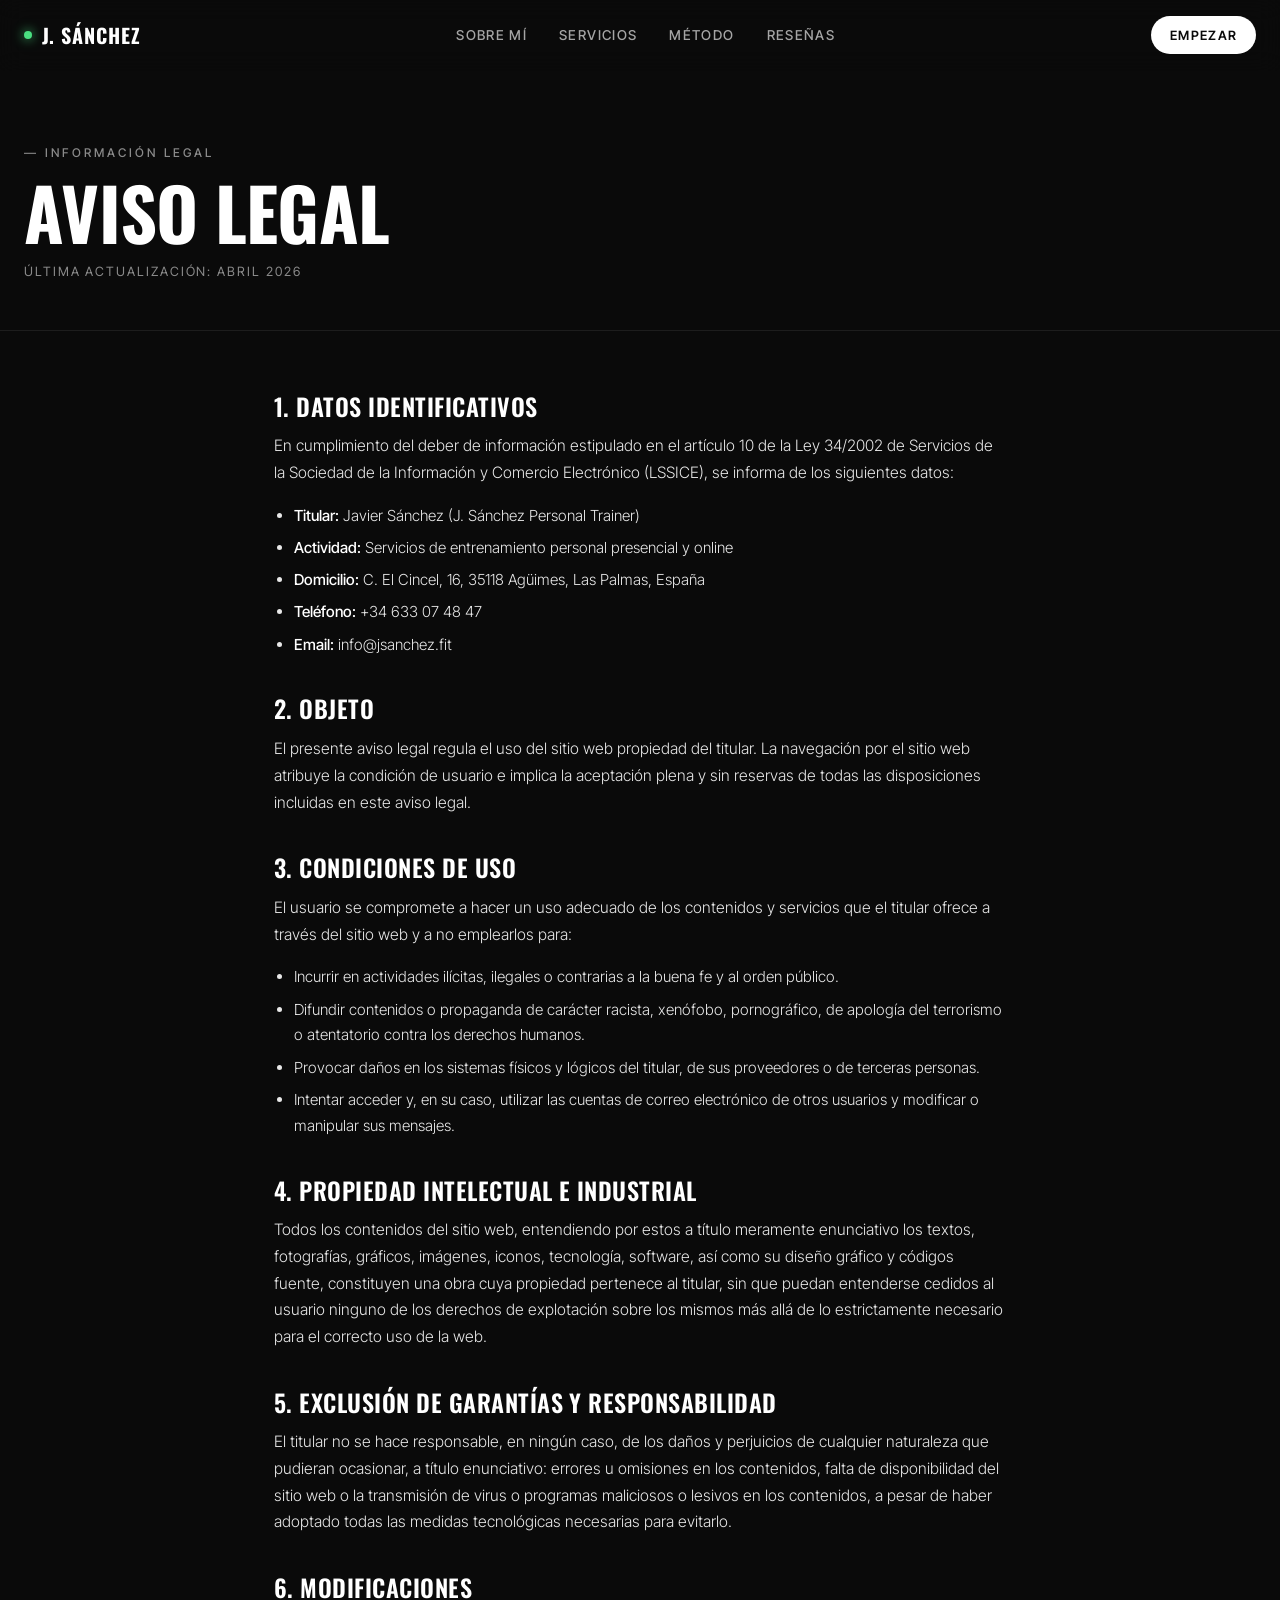
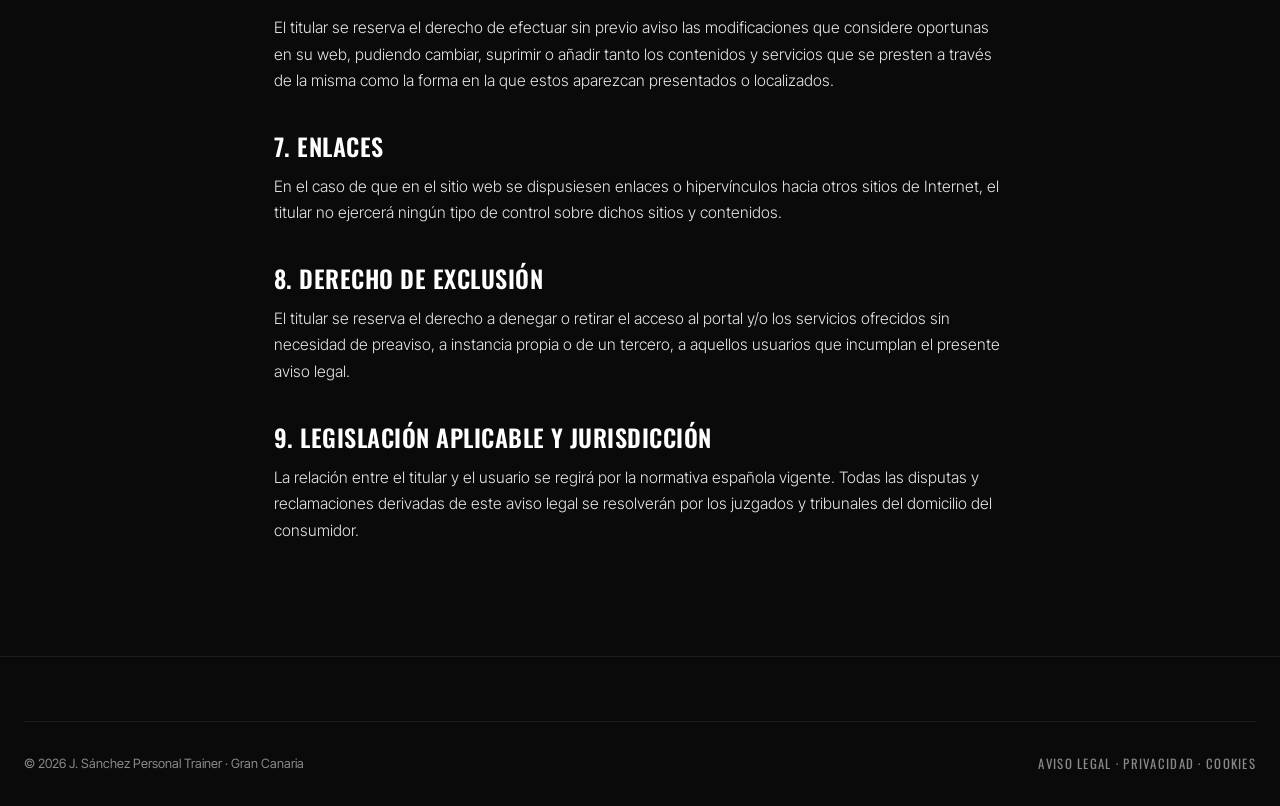
<file: aviso-legal.html>
<!DOCTYPE html>
<html lang="es">
<head>
<meta charset="UTF-8" />
<meta name="viewport" content="width=device-width, initial-scale=1.0" />
<title>Aviso Legal — J. Sánchez Personal Trainer</title>
<meta name="description" content="Aviso legal de J. Sánchez Personal Trainer, entrenador personal en Gran Canaria." />
<meta name="robots" content="noindex, follow" />
<link rel="preconnect" href="https://fonts.googleapis.com">
<link rel="preconnect" href="https://fonts.gstatic.com" crossorigin>
<link href="https://fonts.googleapis.com/css2?family=Oswald:wght@400;500;600;700&family=Inter+Tight:wght@300;400;500;600&display=swap" rel="stylesheet">
<link rel="stylesheet" href="styles.css">
<link rel="stylesheet" href="legal.css">
</head>
<body>

<nav class="nav" id="nav">
  <div class="nav-inner">
    <a href="index.html" class="nav-brand">
      <span class="nav-brand-dot"></span>
      <span class="nav-brand-text">J. Sánchez</span>
    </a>
    <ul class="nav-links">
      <li><a href="index.html#sobre-mi">Sobre mí</a></li>
      <li><a href="index.html#servicios">Servicios</a></li>
      <li><a href="index.html#metodo">Método</a></li>
      <li><a href="index.html#resenas">Reseñas</a></li>
      
    </ul>
    <a href="https://wa.me/34633074847" class="nav-cta" target="_blank" rel="noopener">Empezar</a>
  </div>
</nav>

<section class="legal-hero">
  <div class="container">
    <span class="eyebrow">— Información legal</span>
    <h1>Aviso Legal</h1>
    <div class="legal-date">Última actualización: abril 2026</div>
  </div>
</section>

<section class="legal-body">
  <div class="container">
    <h2>1. Datos identificativos</h2>
    <p>En cumplimiento del deber de información estipulado en el artículo 10 de la Ley 34/2002 de Servicios de la Sociedad de la Información y Comercio Electrónico (LSSICE), se informa de los siguientes datos:</p>
    <ul>
      <li><strong>Titular:</strong> Javier Sánchez (J. Sánchez Personal Trainer)</li>
      <li><strong>Actividad:</strong> Servicios de entrenamiento personal presencial y online</li>
      <li><strong>Domicilio:</strong> C. El Cincel, 16, 35118 Agüimes, Las Palmas, España</li>
      <li><strong>Teléfono:</strong> +34 633 07 48 47</li>
      <li><strong>Email:</strong> info@jsanchez.fit</li>
    </ul>

    <h2>2. Objeto</h2>
    <p>El presente aviso legal regula el uso del sitio web propiedad del titular. La navegación por el sitio web atribuye la condición de usuario e implica la aceptación plena y sin reservas de todas las disposiciones incluidas en este aviso legal.</p>

    <h2>3. Condiciones de uso</h2>
    <p>El usuario se compromete a hacer un uso adecuado de los contenidos y servicios que el titular ofrece a través del sitio web y a no emplearlos para:</p>
    <ul>
      <li>Incurrir en actividades ilícitas, ilegales o contrarias a la buena fe y al orden público.</li>
      <li>Difundir contenidos o propaganda de carácter racista, xenófobo, pornográfico, de apología del terrorismo o atentatorio contra los derechos humanos.</li>
      <li>Provocar daños en los sistemas físicos y lógicos del titular, de sus proveedores o de terceras personas.</li>
      <li>Intentar acceder y, en su caso, utilizar las cuentas de correo electrónico de otros usuarios y modificar o manipular sus mensajes.</li>
    </ul>

    <h2>4. Propiedad intelectual e industrial</h2>
    <p>Todos los contenidos del sitio web, entendiendo por estos a título meramente enunciativo los textos, fotografías, gráficos, imágenes, iconos, tecnología, software, así como su diseño gráfico y códigos fuente, constituyen una obra cuya propiedad pertenece al titular, sin que puedan entenderse cedidos al usuario ninguno de los derechos de explotación sobre los mismos más allá de lo estrictamente necesario para el correcto uso de la web.</p>

    <h2>5. Exclusión de garantías y responsabilidad</h2>
    <p>El titular no se hace responsable, en ningún caso, de los daños y perjuicios de cualquier naturaleza que pudieran ocasionar, a título enunciativo: errores u omisiones en los contenidos, falta de disponibilidad del sitio web o la transmisión de virus o programas maliciosos o lesivos en los contenidos, a pesar de haber adoptado todas las medidas tecnológicas necesarias para evitarlo.</p>

    <h2>6. Modificaciones</h2>
    <p>El titular se reserva el derecho de efectuar sin previo aviso las modificaciones que considere oportunas en su web, pudiendo cambiar, suprimir o añadir tanto los contenidos y servicios que se presten a través de la misma como la forma en la que estos aparezcan presentados o localizados.</p>

    <h2>7. Enlaces</h2>
    <p>En el caso de que en el sitio web se dispusiesen enlaces o hipervínculos hacia otros sitios de Internet, el titular no ejercerá ningún tipo de control sobre dichos sitios y contenidos.</p>

    <h2>8. Derecho de exclusión</h2>
    <p>El titular se reserva el derecho a denegar o retirar el acceso al portal y/o los servicios ofrecidos sin necesidad de preaviso, a instancia propia o de un tercero, a aquellos usuarios que incumplan el presente aviso legal.</p>

    <h2>9. Legislación aplicable y jurisdicción</h2>
    <p>La relación entre el titular y el usuario se regirá por la normativa española vigente. Todas las disputas y reclamaciones derivadas de este aviso legal se resolverán por los juzgados y tribunales del domicilio del consumidor.</p>
  </div>
</section>

<footer class="footer">
  <div class="container">
    <div class="footer-bottom">
      <div>© 2026 J. Sánchez Personal Trainer · Gran Canaria</div>
      <div class="made-by">
        <a href="aviso-legal.html">Aviso legal</a> ·
        <a href="privacidad.html">Privacidad</a> ·
        <a href="cookies.html">Cookies</a>
      </div>
    </div>
  </div>
</footer>

</body>
</html>
</file>
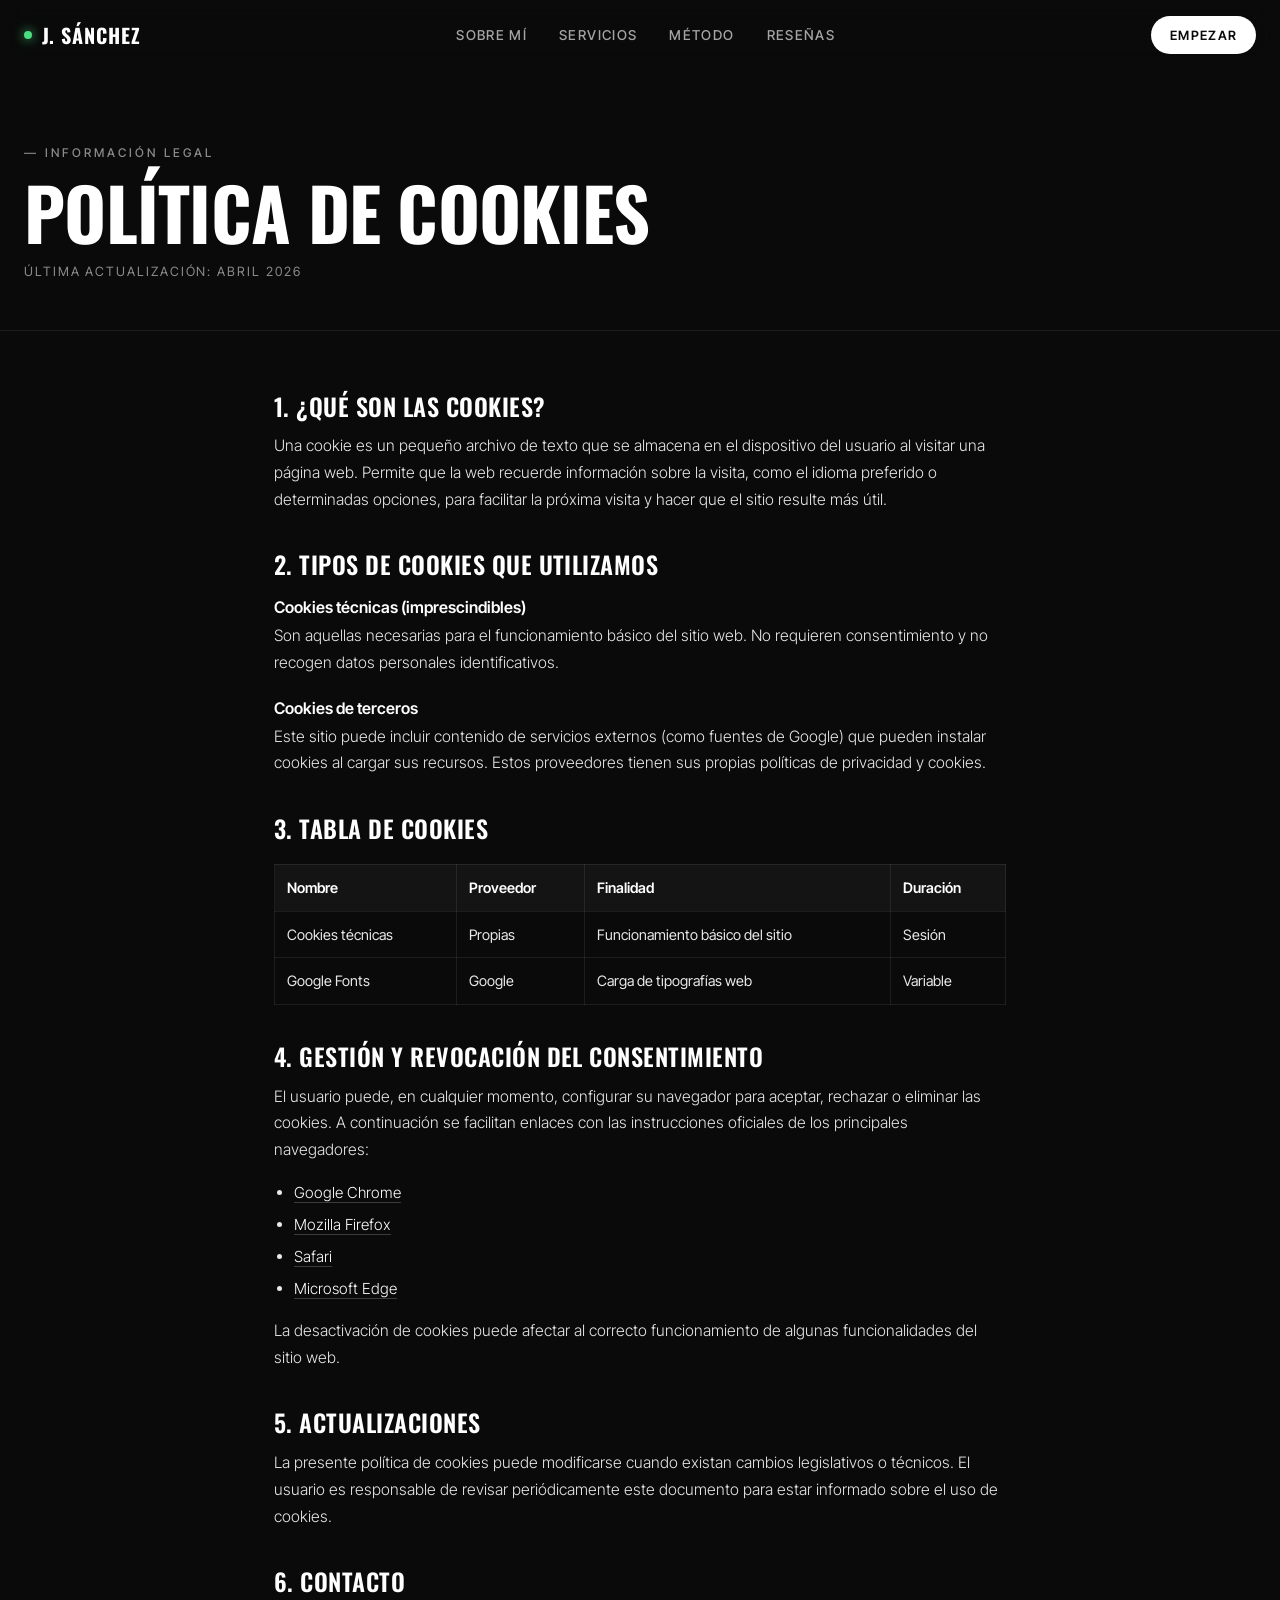
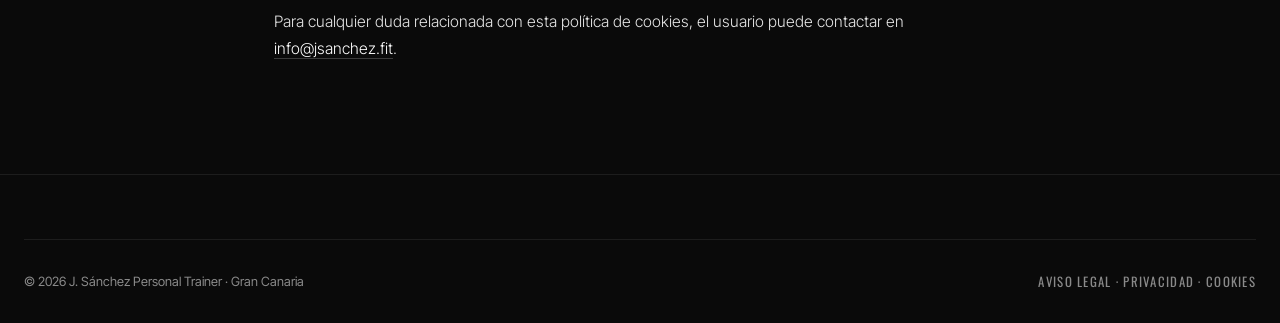
<file: cookies.html>
<!DOCTYPE html>
<html lang="es">
<head>
<meta charset="UTF-8" />
<meta name="viewport" content="width=device-width, initial-scale=1.0" />
<title>Política de Cookies — J. Sánchez Personal Trainer</title>
<meta name="description" content="Política de cookies de J. Sánchez Personal Trainer." />
<meta name="robots" content="noindex, follow" />
<link rel="preconnect" href="https://fonts.googleapis.com">
<link rel="preconnect" href="https://fonts.gstatic.com" crossorigin>
<link href="https://fonts.googleapis.com/css2?family=Oswald:wght@400;500;600;700&family=Inter+Tight:wght@300;400;500;600&display=swap" rel="stylesheet">
<link rel="stylesheet" href="styles.css">
<link rel="stylesheet" href="legal.css">
</head>
<body>

<nav class="nav" id="nav">
  <div class="nav-inner">
    <a href="index.html" class="nav-brand">
      <span class="nav-brand-dot"></span>
      <span class="nav-brand-text">J. Sánchez</span>
    </a>
    <ul class="nav-links">
      <li><a href="index.html#sobre-mi">Sobre mí</a></li>
      <li><a href="index.html#servicios">Servicios</a></li>
      <li><a href="index.html#metodo">Método</a></li>
      <li><a href="index.html#resenas">Reseñas</a></li>
      
    </ul>
    <a href="https://wa.me/34633074847" class="nav-cta" target="_blank" rel="noopener">Empezar</a>
  </div>
</nav>

<section class="legal-hero">
  <div class="container">
    <span class="eyebrow">— Información legal</span>
    <h1>Política de Cookies</h1>
    <div class="legal-date">Última actualización: abril 2026</div>
  </div>
</section>

<section class="legal-body">
  <div class="container">
    <h2>1. ¿Qué son las cookies?</h2>
    <p>Una cookie es un pequeño archivo de texto que se almacena en el dispositivo del usuario al visitar una página web. Permite que la web recuerde información sobre la visita, como el idioma preferido o determinadas opciones, para facilitar la próxima visita y hacer que el sitio resulte más útil.</p>

    <h2>2. Tipos de cookies que utilizamos</h2>

    <h3>Cookies técnicas (imprescindibles)</h3>
    <p>Son aquellas necesarias para el funcionamiento básico del sitio web. No requieren consentimiento y no recogen datos personales identificativos.</p>

    <h3>Cookies de terceros</h3>
    <p>Este sitio puede incluir contenido de servicios externos (como fuentes de Google) que pueden instalar cookies al cargar sus recursos. Estos proveedores tienen sus propias políticas de privacidad y cookies.</p>

    <h2>3. Tabla de cookies</h2>
    <table>
      <thead>
        <tr><th>Nombre</th><th>Proveedor</th><th>Finalidad</th><th>Duración</th></tr>
      </thead>
      <tbody>
        <tr>
          <td>Cookies técnicas</td>
          <td>Propias</td>
          <td>Funcionamiento básico del sitio</td>
          <td>Sesión</td>
        </tr>
        <tr>
          <td>Google Fonts</td>
          <td>Google</td>
          <td>Carga de tipografías web</td>
          <td>Variable</td>
        </tr>
      </tbody>
    </table>

    <h2>4. Gestión y revocación del consentimiento</h2>
    <p>El usuario puede, en cualquier momento, configurar su navegador para aceptar, rechazar o eliminar las cookies. A continuación se facilitan enlaces con las instrucciones oficiales de los principales navegadores:</p>
    <ul>
      <li><a href="https://support.google.com/chrome/answer/95647" target="_blank" rel="noopener">Google Chrome</a></li>
      <li><a href="https://support.mozilla.org/es/kb/habilitar-y-deshabilitar-cookies-sitios-web-rastrear-preferencias" target="_blank" rel="noopener">Mozilla Firefox</a></li>
      <li><a href="https://support.apple.com/es-es/guide/safari/sfri11471/mac" target="_blank" rel="noopener">Safari</a></li>
      <li><a href="https://support.microsoft.com/es-es/windows/eliminar-y-administrar-cookies-168dab11-0753-043d-7c16-ede5947fc64d" target="_blank" rel="noopener">Microsoft Edge</a></li>
    </ul>
    <p>La desactivación de cookies puede afectar al correcto funcionamiento de algunas funcionalidades del sitio web.</p>

    <h2>5. Actualizaciones</h2>
    <p>La presente política de cookies puede modificarse cuando existan cambios legislativos o técnicos. El usuario es responsable de revisar periódicamente este documento para estar informado sobre el uso de cookies.</p>

    <h2>6. Contacto</h2>
    <p>Para cualquier duda relacionada con esta política de cookies, el usuario puede contactar en <a href="mailto:info@jsanchez.fit">info@jsanchez.fit</a>.</p>
  </div>
</section>

<footer class="footer">
  <div class="container">
    <div class="footer-bottom">
      <div>© 2026 J. Sánchez Personal Trainer · Gran Canaria</div>
      <div class="made-by">
        <a href="aviso-legal.html">Aviso legal</a> ·
        <a href="privacidad.html">Privacidad</a> ·
        <a href="cookies.html">Cookies</a>
      </div>
    </div>
  </div>
</footer>

</body>
</html>
</file>
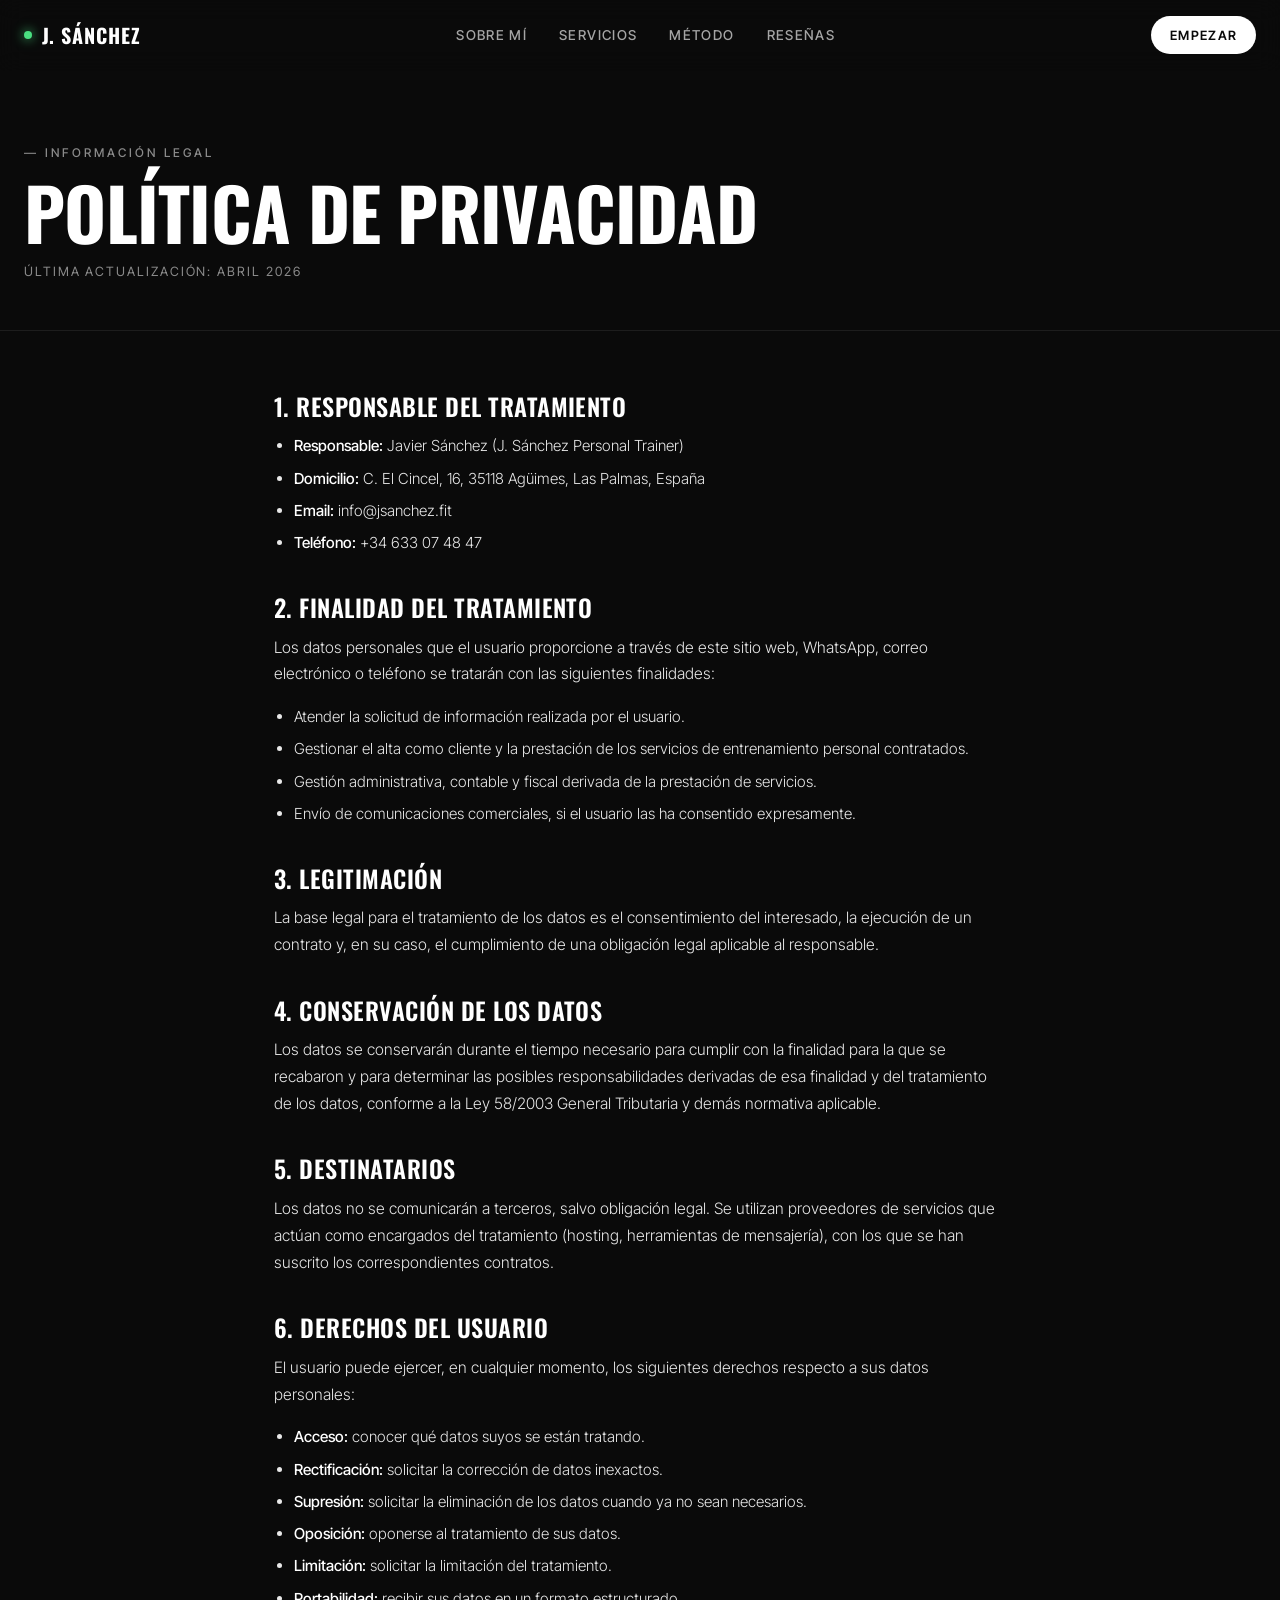
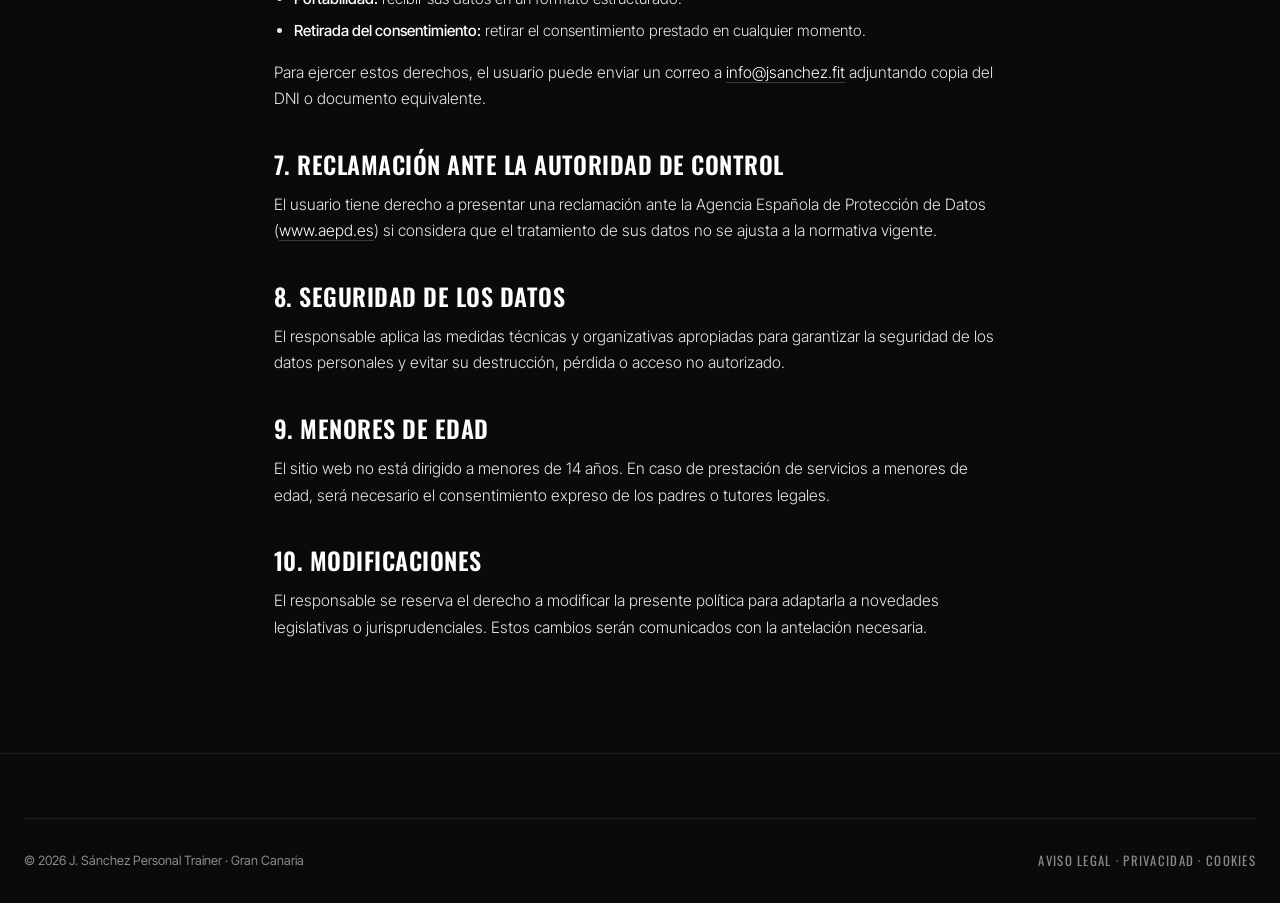
<file: privacidad.html>
<!DOCTYPE html>
<html lang="es">
<head>
<meta charset="UTF-8" />
<meta name="viewport" content="width=device-width, initial-scale=1.0" />
<title>Política de Privacidad — J. Sánchez Personal Trainer</title>
<meta name="description" content="Política de privacidad y protección de datos de J. Sánchez Personal Trainer." />
<meta name="robots" content="noindex, follow" />
<link rel="preconnect" href="https://fonts.googleapis.com">
<link rel="preconnect" href="https://fonts.gstatic.com" crossorigin>
<link href="https://fonts.googleapis.com/css2?family=Oswald:wght@400;500;600;700&family=Inter+Tight:wght@300;400;500;600&display=swap" rel="stylesheet">
<link rel="stylesheet" href="styles.css">
<link rel="stylesheet" href="legal.css">
</head>
<body>

<nav class="nav" id="nav">
  <div class="nav-inner">
    <a href="index.html" class="nav-brand">
      <span class="nav-brand-dot"></span>
      <span class="nav-brand-text">J. Sánchez</span>
    </a>
    <ul class="nav-links">
      <li><a href="index.html#sobre-mi">Sobre mí</a></li>
      <li><a href="index.html#servicios">Servicios</a></li>
      <li><a href="index.html#metodo">Método</a></li>
      <li><a href="index.html#resenas">Reseñas</a></li>
      
    </ul>
    <a href="https://wa.me/34633074847" class="nav-cta" target="_blank" rel="noopener">Empezar</a>
  </div>
</nav>

<section class="legal-hero">
  <div class="container">
    <span class="eyebrow">— Información legal</span>
    <h1>Política de Privacidad</h1>
    <div class="legal-date">Última actualización: abril 2026</div>
  </div>
</section>

<section class="legal-body">
  <div class="container">
    <h2>1. Responsable del tratamiento</h2>
    <ul>
      <li><strong>Responsable:</strong> Javier Sánchez (J. Sánchez Personal Trainer)</li>
      <li><strong>Domicilio:</strong> C. El Cincel, 16, 35118 Agüimes, Las Palmas, España</li>
      <li><strong>Email:</strong> info@jsanchez.fit</li>
      <li><strong>Teléfono:</strong> +34 633 07 48 47</li>
    </ul>

    <h2>2. Finalidad del tratamiento</h2>
    <p>Los datos personales que el usuario proporcione a través de este sitio web, WhatsApp, correo electrónico o teléfono se tratarán con las siguientes finalidades:</p>
    <ul>
      <li>Atender la solicitud de información realizada por el usuario.</li>
      <li>Gestionar el alta como cliente y la prestación de los servicios de entrenamiento personal contratados.</li>
      <li>Gestión administrativa, contable y fiscal derivada de la prestación de servicios.</li>
      <li>Envío de comunicaciones comerciales, si el usuario las ha consentido expresamente.</li>
    </ul>

    <h2>3. Legitimación</h2>
    <p>La base legal para el tratamiento de los datos es el consentimiento del interesado, la ejecución de un contrato y, en su caso, el cumplimiento de una obligación legal aplicable al responsable.</p>

    <h2>4. Conservación de los datos</h2>
    <p>Los datos se conservarán durante el tiempo necesario para cumplir con la finalidad para la que se recabaron y para determinar las posibles responsabilidades derivadas de esa finalidad y del tratamiento de los datos, conforme a la Ley 58/2003 General Tributaria y demás normativa aplicable.</p>

    <h2>5. Destinatarios</h2>
    <p>Los datos no se comunicarán a terceros, salvo obligación legal. Se utilizan proveedores de servicios que actúan como encargados del tratamiento (hosting, herramientas de mensajería), con los que se han suscrito los correspondientes contratos.</p>

    <h2>6. Derechos del usuario</h2>
    <p>El usuario puede ejercer, en cualquier momento, los siguientes derechos respecto a sus datos personales:</p>
    <ul>
      <li><strong>Acceso:</strong> conocer qué datos suyos se están tratando.</li>
      <li><strong>Rectificación:</strong> solicitar la corrección de datos inexactos.</li>
      <li><strong>Supresión:</strong> solicitar la eliminación de los datos cuando ya no sean necesarios.</li>
      <li><strong>Oposición:</strong> oponerse al tratamiento de sus datos.</li>
      <li><strong>Limitación:</strong> solicitar la limitación del tratamiento.</li>
      <li><strong>Portabilidad:</strong> recibir sus datos en un formato estructurado.</li>
      <li><strong>Retirada del consentimiento:</strong> retirar el consentimiento prestado en cualquier momento.</li>
    </ul>
    <p>Para ejercer estos derechos, el usuario puede enviar un correo a <a href="mailto:info@jsanchez.fit">info@jsanchez.fit</a> adjuntando copia del DNI o documento equivalente.</p>

    <h2>7. Reclamación ante la autoridad de control</h2>
    <p>El usuario tiene derecho a presentar una reclamación ante la Agencia Española de Protección de Datos (<a href="https://www.aepd.es" target="_blank" rel="noopener">www.aepd.es</a>) si considera que el tratamiento de sus datos no se ajusta a la normativa vigente.</p>

    <h2>8. Seguridad de los datos</h2>
    <p>El responsable aplica las medidas técnicas y organizativas apropiadas para garantizar la seguridad de los datos personales y evitar su destrucción, pérdida o acceso no autorizado.</p>

    <h2>9. Menores de edad</h2>
    <p>El sitio web no está dirigido a menores de 14 años. En caso de prestación de servicios a menores de edad, será necesario el consentimiento expreso de los padres o tutores legales.</p>

    <h2>10. Modificaciones</h2>
    <p>El responsable se reserva el derecho a modificar la presente política para adaptarla a novedades legislativas o jurisprudenciales. Estos cambios serán comunicados con la antelación necesaria.</p>
  </div>
</section>

<footer class="footer">
  <div class="container">
    <div class="footer-bottom">
      <div>© 2026 J. Sánchez Personal Trainer · Gran Canaria</div>
      <div class="made-by">
        <a href="aviso-legal.html">Aviso legal</a> ·
        <a href="privacidad.html">Privacidad</a> ·
        <a href="cookies.html">Cookies</a>
      </div>
    </div>
  </div>
</footer>

</body>
</html>
</file>
<file: styles.css>
/* ============================================
   RESET & BASE
   ============================================ */
*, *::before, *::after { box-sizing: border-box; margin: 0; padding: 0; }

.sr-only {
  position: absolute !important;
  width: 1px; height: 1px;
  padding: 0; margin: -1px;
  overflow: hidden;
  clip: rect(0,0,0,0);
  white-space: nowrap;
  border: 0;
}

:root {
  --black: #0a0a0a;
  --black-2: #141414;
  --black-3: #1c1c1c;
  --white: #ffffff;
  --white-dim: #e8e8e8;
  --gray: #8a8a8a;
  --gray-dark: #2a2a2a;
  --accent: #ffffff;
  --accent-green: #4ade80;
  --border: rgba(255,255,255,0.08);
  --border-strong: rgba(255,255,255,0.2);

  --font-display: 'Oswald', 'Impact', sans-serif;
  --font-body: 'Inter Tight', -apple-system, sans-serif;

  --max: 1280px;
  --ease-out: cubic-bezier(0.22, 1, 0.36, 1);
  --ease-in-out: cubic-bezier(0.65, 0, 0.35, 1);
}

html { scroll-behavior: smooth; }
html.is-loading { overflow: hidden; }

body {
  font-family: var(--font-body);
  background: var(--black);
  color: var(--white-dim);
  line-height: 1.5;
  font-weight: 400;
  -webkit-font-smoothing: antialiased;
  overflow-x: hidden;
}

img { max-width: 100%; display: block; }
a { color: inherit; text-decoration: none; }
button { font: inherit; cursor: pointer; border: none; background: none; color: inherit; }

/* ============================================
   CUSTOM CURSOR
   ============================================ */
.cursor, .cursor-dot {
  position: fixed;
  top: 0; left: 0;
  pointer-events: none;
  z-index: 9999;
  border-radius: 50%;
  transform: translate(-50%, -50%);
  mix-blend-mode: difference;
}
.cursor {
  width: 32px;
  height: 32px;
  border: 1px solid rgba(255,255,255,0.5);
  transition: width 0.25s var(--ease-out), height 0.25s var(--ease-out), background 0.25s var(--ease-out);
}
.cursor-dot {
  width: 4px;
  height: 4px;
  background: var(--white);
  transition: transform 0.08s linear;
}
.cursor.is-hover {
  width: 64px;
  height: 64px;
  background: rgba(255,255,255,0.1);
  border-color: transparent;
}
@media (hover: none), (max-width: 900px) {
  .cursor, .cursor-dot { display: none; }
  body { cursor: auto; }
}
@media (hover: hover) and (min-width: 901px) {
  body, a, button { cursor: none; }
}

/* ============================================
   LOADER
   ============================================ */
.loader {
  position: fixed;
  inset: 0;
  background: var(--black);
  z-index: 10000;
  display: flex;
  align-items: center;
  justify-content: center;
  transition: opacity 0.6s var(--ease-out), visibility 0.6s;
}
.loader.done { opacity: 0; visibility: hidden; }
.loader-inner {
  text-align: center;
  display: flex;
  flex-direction: column;
  align-items: center;
  gap: 1.5rem;
}
.loader-text {
  font-family: var(--font-display);
  font-size: clamp(2rem, 6vw, 4rem);
  font-weight: 700;
  letter-spacing: 0.05em;
  text-transform: uppercase;
  color: var(--white);
}
.loader-bar {
  width: 200px;
  height: 1px;
  background: rgba(255,255,255,0.15);
  overflow: hidden;
  position: relative;
}
.loader-bar span {
  display: block;
  height: 100%;
  width: 0;
  background: var(--white);
  transition: width 0.1s linear;
}
.loader-pct {
  font-family: var(--font-display);
  font-size: 0.85rem;
  letter-spacing: 0.2em;
  color: var(--gray);
}

/* ============================================
   SCROLL PROGRESS
   ============================================ */
.scroll-progress {
  position: fixed;
  top: 0; left: 0;
  height: 2px;
  background: var(--white);
  z-index: 101;
  width: 0;
  transition: width 0.1s linear;
}

/* ============================================
   NOISE
   ============================================ */
.noise {
  position: fixed;
  inset: 0;
  pointer-events: none;
  z-index: 98;
  opacity: 0.04;
  background-image: url("data:image/svg+xml;utf8,<svg xmlns='http://www.w3.org/2000/svg' width='160' height='160'><filter id='n'><feTurbulence type='fractalNoise' baseFrequency='0.9' numOctaves='2' stitchTiles='stitch'/></filter><rect width='100%' height='100%' filter='url(%23n)' opacity='0.8'/></svg>");
  mix-blend-mode: overlay;
}

/* ============================================
   TYPOGRAPHY
   ============================================ */
h1, h2, h3, h4 {
  font-family: var(--font-display);
  font-weight: 600;
  line-height: 0.95;
  letter-spacing: -0.01em;
  text-transform: uppercase;
  color: var(--white);
}

.eyebrow {
  font-family: var(--font-body);
  font-size: 0.75rem;
  font-weight: 500;
  letter-spacing: 0.25em;
  text-transform: uppercase;
  color: var(--gray);
  display: inline-block;
}

.outline {
  -webkit-text-stroke: 1.5px var(--white);
  color: transparent;
  font-style: italic;
  display: inline-block;
}

/* ============================================
   LAYOUT
   ============================================ */
.container {
  width: 100%;
  max-width: var(--max);
  margin: 0 auto;
  padding: 0 1.5rem;
}
section { position: relative; }

/* ============================================
   NAV
   ============================================ */
.nav {
  position: fixed;
  top: 0; left: 0; right: 0;
  z-index: 100;
  padding: 1rem 0;
  backdrop-filter: blur(12px);
  -webkit-backdrop-filter: blur(12px);
  background: rgba(10,10,10,0.6);
  border-bottom: 1px solid transparent;
  transition: border-color 0.3s ease, background 0.3s ease, padding 0.3s ease;
}
.nav.scrolled {
  border-bottom-color: var(--border);
  background: rgba(10,10,10,0.85);
  padding: 0.75rem 0;
}

.nav-inner {
  display: flex;
  align-items: center;
  justify-content: space-between;
  max-width: var(--max);
  margin: 0 auto;
  padding: 0 1.5rem;
}

.nav-brand {
  font-family: var(--font-display);
  font-size: 1.25rem;
  font-weight: 700;
  letter-spacing: 0.05em;
  text-transform: uppercase;
  color: var(--white);
  display: flex;
  align-items: center;
  gap: 0.6rem;
  position: relative;
}
.nav-brand-dot {
  width: 8px;
  height: 8px;
  background: var(--accent-green);
  border-radius: 50%;
  animation: pulse 2s ease-in-out infinite;
  box-shadow: 0 0 12px var(--accent-green);
}
@keyframes pulse {
  0%, 100% { opacity: 1; transform: scale(1); }
  50% { opacity: 0.5; transform: scale(0.7); }
}

.nav-links {
  display: flex;
  gap: 2rem;
  list-style: none;
  font-size: 0.85rem;
  font-weight: 500;
  letter-spacing: 0.1em;
  text-transform: uppercase;
}
.nav-links a {
  position: relative;
  opacity: 0.7;
  transition: opacity 0.2s ease;
  padding: 0.25rem 0;
}
.nav-links a::after {
  content: '';
  position: absolute;
  left: 0; bottom: 0;
  width: 0;
  height: 1px;
  background: var(--white);
  transition: width 0.35s var(--ease-out);
}
.nav-links a:hover { opacity: 1; }
.nav-links a:hover::after { width: 100%; }

.nav-cta {
  padding: 0.6rem 1.2rem;
  background: var(--white);
  color: var(--black);
  font-size: 0.8rem;
  font-weight: 600;
  letter-spacing: 0.1em;
  text-transform: uppercase;
  border-radius: 999px;
  transition: transform 0.25s var(--ease-out), box-shadow 0.25s var(--ease-out);
  display: inline-flex;
  align-items: center;
  gap: 0.5rem;
  will-change: transform;
}
.nav-cta:hover {
  transform: translateY(-2px);
  box-shadow: 0 10px 30px rgba(255,255,255,0.2);
}
.nav-cta svg { transition: transform 0.3s var(--ease-out); }
.nav-cta:hover svg { transform: translateX(3px) rotate(-45deg); }

@media (max-width: 768px) {
  .nav-links { display: none; }
}

/* Acceso al aula de alumnos (aula.jsanchez.fit), junto al «Empezar» */
.nav-acciones { display: flex; align-items: center; gap: 0.6rem; }
.nav-acceso {
  padding: 0.6rem 1.1rem;
  border: 1px solid rgba(255,255,255,0.35);
  color: var(--white);
  font-size: 0.8rem;
  font-weight: 600;
  letter-spacing: 0.1em;
  text-transform: uppercase;
  border-radius: 999px;
  display: inline-flex;
  align-items: center;
  gap: 0.5rem;
  transition: border-color 0.25s var(--ease-out), background 0.25s var(--ease-out), transform 0.25s var(--ease-out);
  will-change: transform;
}
.nav-acceso:hover { border-color: var(--white); background: rgba(255,255,255,0.08); transform: translateY(-2px); }
.nav-acceso:focus-visible, .nav-cta:focus-visible { outline: 2px solid var(--white); outline-offset: 3px; }
.nav-acceso-corto { display: none; }
@media (max-width: 768px) {
  .nav-acceso { padding: 0.5rem 0.85rem; font-size: 0.7rem; }
  .nav-acceso-largo { display: none; }
  .nav-acceso-corto { display: inline; }
  .nav-acciones { gap: 0.45rem; }
}

/* ============================================
   HERO
   ============================================ */
.hero {
  min-height: 100vh;
  min-height: 100svh;
  padding: 7rem 0 3rem;
  display: flex;
  align-items: center;
  position: relative;
  overflow: hidden;
}

.hero-bg-grid {
  position: absolute;
  inset: 0;
  background-image:
    linear-gradient(rgba(255,255,255,0.035) 1px, transparent 1px),
    linear-gradient(90deg, rgba(255,255,255,0.035) 1px, transparent 1px);
  background-size: 80px 80px;
  mask-image: radial-gradient(ellipse at center, black 30%, transparent 80%);
  -webkit-mask-image: radial-gradient(ellipse at center, black 30%, transparent 80%);
  pointer-events: none;
  animation: gridDrift 40s linear infinite;
}
@keyframes gridDrift {
  0% { background-position: 0 0, 0 0; }
  100% { background-position: 80px 80px, 80px 80px; }
}

.hero-bg-blob {
  position: absolute;
  width: 500px;
  height: 500px;
  border-radius: 50%;
  filter: blur(100px);
  pointer-events: none;
  opacity: 0.5;
  will-change: transform;
}
.hero-bg-blob-1 {
  top: 10%;
  right: 5%;
  background: radial-gradient(circle, rgba(255,255,255,0.08), transparent 70%);
  animation: blobFloat 18s ease-in-out infinite;
}
.hero-bg-blob-2 {
  bottom: 10%;
  left: 5%;
  background: radial-gradient(circle, rgba(74,222,128,0.05), transparent 70%);
  animation: blobFloat 22s ease-in-out infinite reverse;
}
@keyframes blobFloat {
  0%, 100% { transform: translate(0,0) scale(1); }
  50% { transform: translate(60px, -40px) scale(1.15); }
}

.hero-grid {
  position: relative;
  z-index: 2;
  display: grid;
  grid-template-columns: 1.1fr 0.9fr;
  gap: 4rem;
  align-items: center;
  width: 100%;
}

.hero-content { position: relative; }

.hero-eyebrow {
  display: inline-flex;
  align-items: center;
  gap: 0.75rem;
  margin-bottom: 1.5rem;
  padding: 0.4rem 0.9rem;
  border: 1px solid var(--border-strong);
  border-radius: 999px;
  font-size: 0.7rem;
  font-weight: 500;
  letter-spacing: 0.2em;
  text-transform: uppercase;
  color: var(--white-dim);
  background: rgba(255,255,255,0.02);
}
.hero-eyebrow-dot {
  width: 6px;
  height: 6px;
  background: var(--accent-green);
  border-radius: 50%;
  box-shadow: 0 0 10px var(--accent-green);
  animation: pulse 2s ease-in-out infinite;
}

.hero-title {
  font-size: clamp(3rem, 8vw, 7rem);
  font-weight: 700;
  line-height: 0.92;
  margin-bottom: 1.75rem;
}
.hero-title .line {
  display: block;
  overflow: hidden;
}
.hero-title .line-inner {
  transform: none;
  animation: none;
}

.hero-small {
  display: block;
  font-size: clamp(0.95rem, 1.3vw, 1.05rem);
  font-weight: 400;
  letter-spacing: 0;
  color: var(--gray);
  margin-top: 1.5rem;
  text-transform: none;
  font-family: var(--font-body);
  font-style: normal;
  line-height: 1.5;
  max-width: 34rem;
}

.hero-ctas {
  display: flex;
  gap: 1rem;
  flex-wrap: wrap;
  margin-bottom: 3rem;
}

.btn {
  position: relative;
  display: inline-flex;
  align-items: center;
  gap: 0.6rem;
  padding: 1rem 1.75rem;
  font-family: var(--font-body);
  font-size: 0.85rem;
  font-weight: 600;
  letter-spacing: 0.08em;
  text-transform: uppercase;
  border-radius: 999px;
  transition: transform 0.25s var(--ease-out), box-shadow 0.25s var(--ease-out), color 0.25s;
  white-space: nowrap;
  overflow: hidden;
  will-change: transform;
  isolation: isolate;
}
.btn::before {
  content: '';
  position: absolute;
  top: 50%;
  left: 50%;
  width: 0;
  height: 0;
  background: currentColor;
  opacity: 0.08;
  border-radius: 50%;
  transform: translate(-50%, -50%);
  transition: width 0.5s var(--ease-out), height 0.5s var(--ease-out);
  z-index: -1;
}
.btn:hover::before { width: 300px; height: 300px; }

.btn-primary {
  background: var(--white);
  color: var(--black);
  box-shadow: 0 8px 24px rgba(255,255,255,0.12);
}
.btn-primary:hover {
  transform: translateY(-3px);
  box-shadow: 0 14px 36px rgba(255,255,255,0.22);
}

.btn-ghost {
  background: transparent;
  color: var(--white);
  border: 1px solid var(--border-strong);
}
.btn-ghost:hover {
  background: rgba(255,255,255,0.05);
  border-color: var(--white);
  transform: translateY(-3px);
}

.btn-arrow {
  display: inline-block;
  transition: transform 0.3s var(--ease-out);
}
.btn:hover .btn-arrow { transform: translateX(6px); }

.hero-stats {
  display: flex;
  gap: 2.5rem;
  padding-top: 2rem;
  border-top: 1px solid var(--border);
}
.stat { display: flex; flex-direction: column; gap: 0.25rem; }
.stat-num {
  font-family: var(--font-display);
  font-size: 2rem;
  font-weight: 600;
  color: var(--white);
  line-height: 1;
}
.stat-label {
  font-size: 0.7rem;
  letter-spacing: 0.15em;
  text-transform: uppercase;
  color: var(--gray);
}

/* Hero visual */
.hero-visual {
  position: relative;
  aspect-ratio: 3/4;
  transform-style: preserve-3d;
  perspective: 1000px;
  will-change: transform;
}
.hero-visual-inner {
  position: relative;
  width: 100%;
  height: 100%;
  border-radius: 8px;
  overflow: hidden;
  background: linear-gradient(135deg, var(--black-2), var(--black-3));
  transform-style: preserve-3d;
  transition: transform 0.5s var(--ease-out);
}
.hero-visual img,
.hero-video {
  width: 100%;
  height: 100%;
  object-fit: cover;
  filter: grayscale(0.15) contrast(1.05);
  transition: transform 0.8s var(--ease-out), filter 0.5s;
}
.hero-video {
  position: absolute;
  inset: 0;
  z-index: 1;
}
.hero-fallback-img {
  position: absolute;
  inset: 0;
  z-index: 0;
}
.hero-visual:hover img {
  transform: scale(1.04);
  filter: grayscale(0) contrast(1.1);
}

.hero-visual-placeholder {
  position: absolute;
  inset: 0;
  display: flex;
  align-items: center;
  justify-content: center;
  color: var(--gray-dark);
  opacity: 0;
}
.hero-visual.no-img .hero-visual-placeholder { opacity: 1; }

.visual-frame {
  position: absolute;
  border: 1px solid var(--border-strong);
  pointer-events: none;
  transition: transform 0.5s var(--ease-out);
}
.visual-frame.top-right {
  top: -12px;
  right: -12px;
  width: 60px;
  height: 60px;
  border-left: none;
  border-bottom: none;
}
.visual-frame.bottom-left {
  bottom: -12px;
  left: -12px;
  width: 60px;
  height: 60px;
  border-right: none;
  border-top: none;
}
.hero-visual:hover .visual-frame.top-right { transform: translate(6px, -6px); }
.hero-visual:hover .visual-frame.bottom-left { transform: translate(-6px, 6px); }

.hero-tag {
  position: absolute;
  bottom: 1.5rem;
  left: 1.5rem;
  right: 1.5rem;
  padding: 1rem 1.25rem;
  background: rgba(10,10,10,0.85);
  backdrop-filter: blur(12px);
  -webkit-backdrop-filter: blur(12px);
  border: 1px solid var(--border);
  border-radius: 6px;
  display: flex;
  justify-content: space-between;
  align-items: center;
  gap: 1rem;
  z-index: 2;
}
.hero-tag-name {
  font-family: var(--font-display);
  font-size: 1.1rem;
  font-weight: 600;
  color: var(--white);
  text-transform: uppercase;
  letter-spacing: 0.05em;
}
.hero-tag-role {
  font-size: 0.7rem;
  letter-spacing: 0.15em;
  text-transform: uppercase;
  color: var(--gray);
}
.hero-tag-badge {
  padding: 0.35rem 0.7rem;
  background: var(--white);
  color: var(--black);
  font-size: 0.65rem;
  font-weight: 700;
  letter-spacing: 0.15em;
  text-transform: uppercase;
  border-radius: 4px;
}

.hero-scroll {
  position: absolute;
  bottom: 2rem;
  left: 50%;
  transform: translateX(-50%);
  display: flex;
  flex-direction: column;
  align-items: center;
  gap: 0.75rem;
  font-size: 0.65rem;
  letter-spacing: 0.3em;
  text-transform: uppercase;
  color: var(--gray);
  z-index: 3;
}
.hero-scroll-line {
  width: 1px;
  height: 40px;
  background: linear-gradient(to bottom, transparent, var(--white));
  position: relative;
  overflow: hidden;
}
.hero-scroll-line::after {
  content: '';
  position: absolute;
  top: -100%;
  left: 0;
  width: 100%;
  height: 100%;
  background: var(--white);
  animation: scrollDown 2s var(--ease-in-out) infinite;
}
@keyframes scrollDown {
  0% { transform: translateY(0); }
  100% { transform: translateY(200%); }
}

@media (max-width: 900px) {
  .hero { padding-top: 6rem; }
  .hero-grid { grid-template-columns: 1fr; gap: 3rem; }
  .hero-stats { gap: 1.5rem; flex-wrap: wrap; }
  .stat-num { font-size: 1.6rem; }
  .hero-scroll { display: none; }
}

/* ============================================
   MARQUEE
   ============================================ */
.marquee {
  padding: 1.5rem 0;
  background: var(--white);
  color: var(--black);
  overflow: hidden;
  border-top: 1px solid var(--black);
  border-bottom: 1px solid var(--black);
  position: relative;
}
.marquee-track {
  display: flex;
  gap: 3rem;
  animation: scroll 35s linear infinite;
  white-space: nowrap;
  width: max-content;
}
.marquee:hover .marquee-track { animation-play-state: paused; }
.marquee-item {
  font-family: var(--font-display);
  font-size: 1.5rem;
  font-weight: 600;
  text-transform: uppercase;
  letter-spacing: 0.02em;
  display: flex;
  align-items: center;
  gap: 3rem;
  transition: color 0.3s;
}
.marquee-item:hover {
  -webkit-text-stroke: 1px var(--black);
  color: transparent;
}
.marquee-item::after {
  content: '●';
  font-size: 0.8rem;
  opacity: 0.5;
}
@keyframes scroll {
  0% { transform: translateX(0); }
  100% { transform: translateX(-50%); }
}

/* ============================================
   ABOUT
   ============================================ */
.about { padding: 7rem 0; }

.about-grid {
  display: grid;
  grid-template-columns: 1fr 1.3fr;
  gap: 4rem;
  align-items: stretch;
}

.about-photo-col {
  position: relative;
  display: flex;
}
.about-label {
  position: relative;
  margin-bottom: 2rem;
}
.about-label .num {
  font-family: var(--font-display);
  font-size: 4rem;
  font-weight: 500;
  color: var(--gray-dark);
  line-height: 1;
  margin-bottom: 0.75rem;
  will-change: transform;
}
.about-label h2 {
  font-size: clamp(2rem, 4vw, 3rem);
  margin-bottom: 0;
}
.about-photo {
  position: relative;
  aspect-ratio: 4/5;
  border-radius: 8px;
  overflow: hidden;
  background: var(--black-2);
  width: 100%;
}
.about-photo img {
  width: 100%;
  height: 100%;
  object-fit: cover;
  filter: grayscale(0.2) contrast(1.05);
  transition: transform 0.8s var(--ease-out), filter 0.5s;
}
.about-photo:hover img {
  transform: scale(1.04);
  filter: grayscale(0) contrast(1.1);
}
.about-photo-frame {
  position: absolute;
  inset: 0;
  border: 1px solid var(--border);
  border-radius: 8px;
  pointer-events: none;
  transition: border-color 0.4s;
}
.about-photo:hover .about-photo-frame { border-color: var(--border-strong); }
.about-photo::after {
  content: '';
  position: absolute;
  top: -10px;
  right: -10px;
  width: 50px;
  height: 50px;
  border-top: 1px solid var(--border-strong);
  border-right: 1px solid var(--border-strong);
  pointer-events: none;
}

@media (max-width: 900px) {
  .about-photo { max-width: 320px; margin: 0 auto; }
}

.about-body p {
  font-size: 1.1rem;
  line-height: 1.7;
  margin-bottom: 1.5rem;
  font-weight: 300;
}
.about-body strong {
  color: var(--white);
  font-weight: 500;
}

.about-credentials {
  margin-top: 2.5rem;
  display: grid;
  grid-template-columns: repeat(2, 1fr);
  gap: 1rem;
}
.credential {
  padding: 1.25rem;
  border: 1px solid var(--border);
  border-radius: 6px;
  background: var(--black-2);
  transition: border-color 0.3s, transform 0.3s var(--ease-out);
  position: relative;
  overflow: hidden;
}
.credential::before {
  content: '';
  position: absolute;
  top: 0; left: -100%;
  width: 100%;
  height: 1px;
  background: linear-gradient(90deg, transparent, var(--white), transparent);
  transition: left 0.6s var(--ease-out);
}
.credential:hover {
  border-color: var(--border-strong);
  transform: translateY(-4px);
}
.credential:hover::before { left: 100%; }
.credential-label {
  font-size: 0.7rem;
  letter-spacing: 0.15em;
  text-transform: uppercase;
  color: var(--gray);
  margin-bottom: 0.5rem;
}
.credential-value {
  font-family: var(--font-display);
  font-size: 1.1rem;
  font-weight: 600;
  color: var(--white);
  text-transform: uppercase;
  line-height: 1.2;
}

@media (max-width: 900px) {
  .about { padding: 4rem 0; }
  .about-grid { grid-template-columns: 1fr; gap: 2rem; }
  .about-photo-col { order: 2; }
  .about-body { order: 1; }
  .about-label { position: static; }
  .about-label .num { font-size: 3.5rem; }
}

/* ============================================
   SERVICES
   ============================================ */
.services {
  padding: 7rem 0;
  background: var(--black-2);
  border-top: 1px solid var(--border);
  border-bottom: 1px solid var(--border);
  position: relative;
  overflow: hidden;
}

.section-head {
  display: flex;
  justify-content: space-between;
  align-items: end;
  gap: 2rem;
  margin-bottom: 4rem;
  flex-wrap: wrap;
}
.section-head h2 {
  font-size: clamp(2.5rem, 5vw, 4rem);
  max-width: 40rem;
}
.section-head .eyebrow { margin-bottom: 0.75rem; display: block; }

.services-grid {
  display: grid;
  grid-template-columns: repeat(2, 1fr);
  gap: 1.5rem;
}

.service-card {
  position: relative;
  padding: 2.5rem;
  background: var(--black);
  border: 1px solid var(--border);
  border-radius: 8px;
  overflow: hidden;
  transition: border-color 0.4s, transform 0.4s var(--ease-out);
  will-change: transform;
}
.service-card:hover {
  border-color: var(--border-strong);
  transform: translateY(-6px);
}

.service-card::before {
  content: '';
  position: absolute;
  top: 0; left: 0;
  width: 0;
  height: 2px;
  background: var(--white);
  transition: width 0.5s var(--ease-out);
}
.service-card:hover::before { width: 100%; }

.service-card::after {
  content: '';
  position: absolute;
  top: 50%; left: 50%;
  width: 0; height: 0;
  background: radial-gradient(circle, rgba(255,255,255,0.04), transparent 70%);
  border-radius: 50%;
  transform: translate(-50%, -50%);
  transition: width 0.6s var(--ease-out), height 0.6s var(--ease-out);
  pointer-events: none;
}
.service-card:hover::after { width: 600px; height: 600px; }

.service-num {
  font-family: var(--font-display);
  font-size: 0.85rem;
  font-weight: 500;
  color: var(--gray);
  letter-spacing: 0.2em;
  margin-bottom: 2rem;
  display: flex;
  align-items: center;
  gap: 0.75rem;
}
.service-num::after {
  content: '';
  flex: 1;
  height: 1px;
  background: var(--border);
}

.service-title {
  font-family: var(--font-display);
  font-size: 2rem;
  font-weight: 600;
  line-height: 1;
  text-transform: uppercase;
  color: var(--white);
  margin-bottom: 1rem;
}

.service-desc {
  font-size: 0.95rem;
  line-height: 1.6;
  color: var(--white-dim);
  margin-bottom: 2rem;
  font-weight: 300;
}

.service-features {
  list-style: none;
  display: flex;
  flex-direction: column;
  gap: 0.6rem;
  margin-bottom: 2rem;
}
.service-features li {
  display: flex;
  align-items: flex-start;
  gap: 0.75rem;
  font-size: 0.9rem;
  color: var(--white-dim);
  opacity: 0;
  transform: translateX(-10px);
  animation: slideIn 0.5s var(--ease-out) forwards;
}
.service-card.in-view .service-features li { animation-play-state: running; }
.service-features li:nth-child(1) { animation-delay: 0.1s; }
.service-features li:nth-child(2) { animation-delay: 0.2s; }
.service-features li:nth-child(3) { animation-delay: 0.3s; }
.service-features li:nth-child(4) { animation-delay: 0.4s; }
@keyframes slideIn {
  to { opacity: 1; transform: translateX(0); }
}
.service-features li::before {
  content: '';
  width: 14px;
  height: 1px;
  background: var(--white);
  margin-top: 0.65rem;
  flex-shrink: 0;
}

.service-link {
  display: inline-flex;
  align-items: center;
  gap: 0.5rem;
  font-size: 0.8rem;
  font-weight: 600;
  letter-spacing: 0.15em;
  text-transform: uppercase;
  color: var(--white);
  padding-top: 1.5rem;
  border-top: 1px solid var(--border);
  width: 100%;
  transition: color 0.2s ease;
}
.service-link:hover { color: var(--gray); }
.service-link svg { transition: transform 0.3s var(--ease-out); }
.service-link:hover svg { transform: translateX(6px); }

@media (max-width: 768px) {
  .services { padding: 4rem 0; }
  .services-grid { grid-template-columns: 1fr; }
  .service-card { padding: 1.75rem; }
  .service-title { font-size: 1.6rem; }
}

/* ============================================
   METHOD
   ============================================ */
.method { padding: 7rem 0; }

.method-visual {
  position: relative;
  aspect-ratio: 16/9;
  margin-top: 4rem;
  border-radius: 8px;
  overflow: hidden;
  background: linear-gradient(135deg, var(--black-2), var(--black-3));
}
.method-visual img {
  width: 100%;
  height: 100%;
  object-fit: cover;
  filter: grayscale(0.1) contrast(1.05) brightness(0.9);
  transition: transform 10s ease-out, filter 0.5s;
}
.method-visual.in-view img { transform: scale(1.08); }

.method-visual-placeholder {
  position: absolute;
  inset: 0;
  background:
    radial-gradient(circle at 30% 50%, rgba(255,255,255,0.04), transparent 60%),
    linear-gradient(135deg, var(--black-2), var(--black));
}

.method-overlay {
  position: absolute;
  inset: 0;
  background: linear-gradient(to right, rgba(10,10,10,0.9) 0%, rgba(10,10,10,0.4) 50%, transparent 100%);
}

.method-quote {
  position: absolute;
  top: 50%;
  left: 3rem;
  transform: translateY(-50%);
  max-width: 28rem;
  font-family: var(--font-display);
  font-size: clamp(1.5rem, 3vw, 2.5rem);
  font-weight: 500;
  line-height: 1.1;
  text-transform: uppercase;
  color: var(--white);
}
.method-quote .accent {
  font-style: italic;
  -webkit-text-stroke: 1px var(--white);
  color: transparent;
}

.method-steps {
  display: grid;
  grid-template-columns: repeat(4, 1fr);
  gap: 0;
  margin-top: 4rem;
  border: 1px solid var(--border);
  border-radius: 8px;
  overflow: hidden;
}
.method-step {
  padding: 2rem;
  border-right: 1px solid var(--border);
  position: relative;
  transition: background 0.3s;
  overflow: hidden;
}
.method-step::before {
  content: '';
  position: absolute;
  inset: 0;
  background: linear-gradient(180deg, transparent, rgba(255,255,255,0.03));
  opacity: 0;
  transition: opacity 0.4s;
}
.method-step:hover::before { opacity: 1; }
.method-step:last-child { border-right: none; }

.method-step-num {
  font-family: var(--font-display);
  font-size: 0.8rem;
  font-weight: 500;
  color: var(--gray);
  letter-spacing: 0.2em;
  margin-bottom: 1.5rem;
  position: relative;
}
.method-step-title {
  font-family: var(--font-display);
  font-size: 1.35rem;
  font-weight: 600;
  text-transform: uppercase;
  color: var(--white);
  line-height: 1;
  margin-bottom: 0.75rem;
  position: relative;
  transition: transform 0.3s var(--ease-out);
}
.method-step:hover .method-step-title { transform: translateX(4px); }
.method-step-desc {
  font-size: 0.9rem;
  line-height: 1.5;
  color: var(--white-dim);
  font-weight: 300;
  position: relative;
}

@media (max-width: 900px) {
  .method { padding: 4rem 0; }
  .method-quote { left: 1.5rem; right: 1.5rem; }
  .method-steps { grid-template-columns: repeat(2, 1fr); }
  .method-step:nth-child(2) { border-right: none; }
  .method-step:nth-child(1), .method-step:nth-child(2) { border-bottom: 1px solid var(--border); }
}
@media (max-width: 500px) {
  .method-steps { grid-template-columns: 1fr; }
  .method-step { border-right: none; border-bottom: 1px solid var(--border); }
  .method-step:last-child { border-bottom: none; }
}

/* ============================================
   REVIEWS
   ============================================ */
.reviews {
  padding: 7rem 0;
  background: var(--black-2);
  border-top: 1px solid var(--border);
  border-bottom: 1px solid var(--border);
  position: relative;
  overflow: hidden;
}

.reviews::before {
  content: '';
  position: absolute;
  inset: 0;
  background-image: radial-gradient(circle at 20% 50%, rgba(255,255,255,0.03) 0%, transparent 40%);
  pointer-events: none;
}

.reviews-head {
  display: flex;
  justify-content: space-between;
  align-items: end;
  gap: 2rem;
  margin-bottom: 3rem;
  flex-wrap: wrap;
  position: relative;
}

.reviews-rating {
  display: flex;
  align-items: center;
  gap: 1.5rem;
  padding: 1.25rem 1.5rem;
  border: 1px solid var(--border-strong);
  border-radius: 8px;
  background: var(--black);
  transition: transform 0.3s var(--ease-out), box-shadow 0.3s;
}
.reviews-rating:hover {
  transform: translateY(-3px);
  box-shadow: 0 12px 30px rgba(0,0,0,0.4);
}
.reviews-rating-num {
  font-family: var(--font-display);
  font-size: 3rem;
  font-weight: 700;
  line-height: 1;
  color: var(--white);
}
.reviews-rating-info {
  display: flex;
  flex-direction: column;
  gap: 0.3rem;
}
.stars {
  display: flex;
  gap: 2px;
  color: #fbbf24;
}
.reviews-rating-label {
  font-size: 0.75rem;
  letter-spacing: 0.1em;
  text-transform: uppercase;
  color: var(--gray);
}

.reviews-grid {
  display: grid;
  grid-template-columns: repeat(3, 1fr);
  gap: 1.25rem;
  position: relative;
}

.review-card {
  padding: 2rem;
  background: var(--black);
  border: 1px solid var(--border);
  border-radius: 8px;
  display: flex;
  flex-direction: column;
  gap: 1.25rem;
  transition: border-color 0.3s, transform 0.4s var(--ease-out);
  position: relative;
  overflow: hidden;
}
.review-card::before {
  content: '"';
  position: absolute;
  top: -20px;
  right: 10px;
  font-family: var(--font-display);
  font-size: 8rem;
  color: var(--border);
  line-height: 1;
  pointer-events: none;
  transition: color 0.3s, transform 0.3s var(--ease-out);
}
.review-card:hover {
  border-color: var(--border-strong);
  transform: translateY(-4px);
}
.review-card:hover::before {
  color: var(--border-strong);
  transform: scale(1.1);
}

.review-header {
  display: flex;
  justify-content: space-between;
  align-items: center;
  gap: 1rem;
}
.review-author {
  font-family: var(--font-display);
  font-size: 0.95rem;
  font-weight: 600;
  text-transform: uppercase;
  color: var(--white);
  letter-spacing: 0.02em;
}
.review-stars {
  display: flex;
  gap: 1px;
  color: #fbbf24;
  font-size: 0.85rem;
}

.review-text {
  font-size: 0.95rem;
  line-height: 1.6;
  color: var(--white-dim);
  font-weight: 300;
  flex: 1;
  position: relative;
}

.review-source {
  display: flex;
  align-items: center;
  gap: 0.5rem;
  font-size: 0.7rem;
  letter-spacing: 0.15em;
  text-transform: uppercase;
  color: var(--gray);
  padding-top: 1rem;
  border-top: 1px solid var(--border);
}

.reviews-cta {
  margin-top: 3rem;
  text-align: center;
}
.reviews-cta a {
  display: inline-flex;
  align-items: center;
  gap: 0.5rem;
  font-size: 0.85rem;
  font-weight: 500;
  letter-spacing: 0.1em;
  text-transform: uppercase;
  color: var(--white);
  padding-bottom: 4px;
  position: relative;
}
.reviews-cta a::after {
  content: '';
  position: absolute;
  left: 0; bottom: 0;
  width: 100%;
  height: 1px;
  background: var(--white);
  transform-origin: right;
  transition: transform 0.4s var(--ease-out);
}
.reviews-cta a:hover::after {
  transform-origin: left;
  animation: underlineSweep 0.6s var(--ease-out);
}
@keyframes underlineSweep {
  0% { transform: scaleX(1); transform-origin: right; }
  50% { transform: scaleX(0); transform-origin: right; }
  51% { transform-origin: left; }
  100% { transform: scaleX(1); transform-origin: left; }
}

@media (max-width: 900px) {
  .reviews { padding: 4rem 0; }
  .reviews-grid { grid-template-columns: 1fr; }
}

/* ============================================
   CTA FINAL
   ============================================ */
.cta-final {
  padding: 8rem 0;
  position: relative;
  overflow: hidden;
}

.cta-final-bg {
  position: absolute;
  inset: 0;
  background-image:
    linear-gradient(rgba(255,255,255,0.04) 1px, transparent 1px),
    linear-gradient(90deg, rgba(255,255,255,0.04) 1px, transparent 1px);
  background-size: 60px 60px;
  mask-image: radial-gradient(ellipse at center, black 0%, transparent 70%);
  -webkit-mask-image: radial-gradient(ellipse at center, black 0%, transparent 70%);
  pointer-events: none;
  animation: gridDrift 30s linear infinite reverse;
}

.cta-final-inner {
  position: relative;
  text-align: center;
}

.cta-final h2 {
  font-size: clamp(3rem, 9vw, 8rem);
  line-height: 0.9;
  margin-bottom: 2rem;
}
.cta-final h2 .line {
  display: block;
  overflow: hidden;
}

.cta-final p {
  font-size: 1.1rem;
  max-width: 32rem;
  margin: 0 auto 3rem;
  color: var(--white-dim);
  font-weight: 300;
}

.cta-final-btn {
  display: inline-flex;
  align-items: center;
  gap: 0.75rem;
  padding: 1.25rem 2.5rem;
  background: var(--white);
  color: var(--black);
  font-family: var(--font-body);
  font-size: 0.9rem;
  font-weight: 700;
  letter-spacing: 0.15em;
  text-transform: uppercase;
  border-radius: 999px;
  transition: transform 0.3s var(--ease-out), box-shadow 0.3s;
  box-shadow: 0 10px 40px rgba(255,255,255,0.15);
  position: relative;
  overflow: hidden;
  will-change: transform;
}
.cta-final-btn::before {
  content: '';
  position: absolute;
  inset: -2px;
  border-radius: 999px;
  background: linear-gradient(90deg, transparent, rgba(255,255,255,0.5), transparent);
  opacity: 0;
  animation: shimmer 3s linear infinite;
}
@keyframes shimmer {
  0%, 100% { transform: translateX(-100%); opacity: 0; }
  50% { transform: translateX(100%); opacity: 0.6; }
}
.cta-final-btn:hover {
  transform: translateY(-4px) scale(1.02);
  box-shadow: 0 20px 60px rgba(255,255,255,0.3);
}

.cta-channels {
  margin-top: 3rem;
  display: flex;
  justify-content: center;
  gap: 2rem;
  flex-wrap: wrap;
  font-size: 0.85rem;
  color: var(--gray);
}
.cta-channels a {
  display: inline-flex;
  align-items: center;
  gap: 0.5rem;
  transition: color 0.2s ease, transform 0.25s var(--ease-out);
}
.cta-channels a:hover {
  color: var(--white);
  transform: translateY(-2px);
}

/* ============================================
   FOOTER
   ============================================ */
.footer {
  padding: 4rem 0 2rem;
  background: var(--black);
  border-top: 1px solid var(--border);
  position: relative;
  overflow: hidden;
}

.footer-huge {
  font-family: var(--font-display);
  font-size: clamp(5rem, 18vw, 16rem);
  font-weight: 700;
  letter-spacing: -0.02em;
  text-transform: uppercase;
  line-height: 0.85;
  text-align: center;
  -webkit-text-stroke: 1px var(--border-strong);
  color: transparent;
  margin-bottom: 3rem;
  user-select: none;
  pointer-events: none;
  transition: -webkit-text-stroke-color 0.4s;
}
.footer:hover .footer-huge { -webkit-text-stroke-color: var(--white); }

.footer-grid {
  display: grid;
  grid-template-columns: 1.5fr 1fr 1fr 1fr;
  gap: 3rem;
  margin-bottom: 3rem;
}

.footer-about { display: flex; flex-direction: column; gap: 1.25rem; }

.footer-brand {
  font-family: var(--font-display);
  font-size: 1.75rem;
  font-weight: 700;
  letter-spacing: 0.04em;
  text-transform: uppercase;
  color: var(--white);
  line-height: 1;
  display: inline-flex;
  align-items: center;
  gap: 0.7rem;
  text-decoration: none;
  width: fit-content;
}
.footer-brand-dot {
  width: 10px;
  height: 10px;
  background: var(--accent-green);
  border-radius: 50%;
  animation: pulse 2s ease-in-out infinite;
  box-shadow: 0 0 14px var(--accent-green);
}
.footer-tag {
  font-size: 0.95rem;
  color: var(--white-dim);
  max-width: 22rem;
  line-height: 1.6;
  margin: 0;
}
.footer-loc {
  display: inline-flex;
  align-items: center;
  gap: 0.5rem;
  font-size: 0.78rem;
  color: var(--gray);
  letter-spacing: 0.08em;
  text-transform: uppercase;
  font-family: var(--font-display);
}
.footer-loc svg { color: var(--accent-green); flex-shrink: 0; }


.footer-col h4 {
  font-size: 0.75rem;
  font-weight: 600;
  letter-spacing: 0.2em;
  text-transform: uppercase;
  color: var(--gray);
  margin-bottom: 1rem;
  font-family: var(--font-body);
}
.footer-col ul {
  list-style: none;
  display: flex;
  flex-direction: column;
  gap: 0.75rem;
}
.footer-col a {
  font-size: 0.9rem;
  color: var(--white-dim);
  transition: color 0.2s, padding-left 0.3s var(--ease-out);
  position: relative;
  display: inline-block;
}
.footer-col a:hover {
  color: var(--white);
  padding-left: 12px;
}
.footer-col a::before {
  content: '→';
  position: absolute;
  left: -4px;
  opacity: 0;
  transition: opacity 0.3s, left 0.3s var(--ease-out);
}
.footer-col a:hover::before { opacity: 1; left: 0; }

.footer-bottom {
  padding-top: 2rem;
  border-top: 1px solid var(--border);
  display: flex;
  justify-content: space-between;
  gap: 1rem;
  flex-wrap: wrap;
  font-size: 0.8rem;
  color: var(--gray);
}

.footer-bottom .made-by {
  font-family: var(--font-display);
  letter-spacing: 0.1em;
  text-transform: uppercase;
}

.footer-legal {
  padding: 1.5rem 0;
  border-top: 1px solid var(--border);
  display: flex;
  gap: 0.75rem;
  flex-wrap: wrap;
  justify-content: center;
  align-items: center;
  font-size: 0.8rem;
  color: var(--gray);
}
.footer-legal a { color: var(--white-dim); transition: color 0.2s; }
.footer-legal a:hover { color: var(--white); }
.footer-legal span { opacity: 0.4; }

@media (max-width: 768px) {
  .footer { padding: 3rem 0 1.5rem; }
  .footer-grid { grid-template-columns: 1fr 1fr; gap: 2rem; }
  .footer-brand { grid-column: 1 / -1; }
}

/* ============================================
   MOBILE IMPROVEMENTS
   ============================================ */
@media (max-width: 768px) {
  .container { padding: 0 1.25rem; }

  .nav { padding: 0.75rem 0; }
  .nav-inner { padding: 0 1.25rem; }
  .nav-brand { font-size: 1rem; }
  .nav-cta { padding: 0.5rem 0.9rem; font-size: 0.7rem; }
  .nav-cta svg { display: none; }

  .hero {
    padding: 0;
    min-height: 100svh;
    display: block;
    position: relative;
  }
  .hero .container {
    min-height: 100svh;
    display: flex;
    flex-direction: column;
    justify-content: center;
    padding-top: 7rem;
    padding-bottom: 2.5rem;
    position: static;
  }
  .hero-grid {
    grid-template-columns: 1fr;
    gap: 0;
    align-items: center;
    position: static;
  }
  /* Visual = fullbleed background */
  .hero-visual {
    position: absolute !important;
    inset: 0;
    max-width: none;
    margin: 0;
    aspect-ratio: auto;
    z-index: 0;
    transform: none !important;
    perspective: none;
  }
  .hero-visual-inner {
    width: 100%;
    height: 100%;
    border-radius: 0;
    transform: none !important;
  }
  .hero-visual-inner::before { display: none; }
  .hero-video, .hero-fallback-img {
    filter: grayscale(0.3) contrast(1.1) brightness(0.55);
  }
  .hero-tag, .visual-frame { display: none; }
  /* Dark overlay for legibility */
  .hero::after {
    content: '';
    position: absolute;
    inset: 0;
    background: linear-gradient(180deg, rgba(0,0,0,0.55) 0%, rgba(0,0,0,0.35) 40%, rgba(0,0,0,0.85) 100%);
    z-index: 1;
    pointer-events: none;
  }
  .hero-content {
    text-align: center;
    display: flex;
    flex-direction: column;
    align-items: center;
    position: relative;
    z-index: 2;
  }
  .hero-eyebrow { justify-content: center; background: rgba(0,0,0,0.5); backdrop-filter: blur(6px); }
  .hero-title { font-size: clamp(2.4rem, 11vw, 3.6rem); margin-bottom: 1rem; }
  .hero-small { font-size: 0.95rem; margin-top: 0.75rem; max-width: 95%; }
  .hero-ctas { gap: 0.6rem; margin: 1.5rem 0 1.75rem; width: 100%; justify-content: center; }
  .hero-ctas .btn { flex: 1; justify-content: center; padding: 0.85rem 1rem; font-size: 0.72rem; max-width: 200px; }
  .hero-stats {
    display: grid;
    grid-template-columns: repeat(3, 1fr);
    gap: 0.5rem;
    padding-top: 1.25rem;
    width: 100%;
    text-align: center;
    border-top-color: rgba(255,255,255,0.18);
  }
  .stat-num { font-size: 1.4rem; }
  .stat-label { font-size: 0.55rem; letter-spacing: 0.12em; }
  .hero-bg-grid, .hero-bg-blob { display: none; }

  .section-head { margin-bottom: 2.5rem; }
  .section-head h2 { font-size: clamp(1.8rem, 7vw, 2.5rem) !important; }

  .marquee { padding: 1rem 0; }
  .marquee-item { font-size: 1.1rem; gap: 2rem; }

  .about-body p { font-size: 1rem; }
  .about-credentials { grid-template-columns: 1fr; gap: 0.75rem; }
  .credential { padding: 1rem; }

  .services-grid { gap: 1rem; }
  .service-card { padding: 1.5rem; }
  .service-title { font-size: 1.4rem; }
  .service-desc { font-size: 0.9rem; }

  .benefits { padding: 4rem 0; }
  .benefits-head h2 { font-size: clamp(1.8rem, 7vw, 2.5rem); }
  .benefits-head p { font-size: 0.95rem; }
  .benefit-card { padding: 2rem 1.25rem; }
  .benefit-icon { width: 56px; height: 56px; margin-bottom: 1rem; }
  .benefit-icon svg { width: 38px; height: 38px; }
  .benefit-card h3 { font-size: 1rem; }
  .benefit-card p { font-size: 0.85rem; }

  .method-quote { font-size: clamp(1.1rem, 5vw, 1.5rem); left: 1rem; right: 1rem; }
  .method-visual { aspect-ratio: 4/5; }
  .method-steps { margin-top: 2.5rem; }
  .method-step { padding: 1.5rem; }

  .gallery { padding: 4rem 0 3rem; }
  .gallery-item { flex: 0 0 65vw; }
  .gallery-item figcaption { transform: translateY(0); font-size: 0.7rem; padding: 0.5rem 0.7rem; bottom: 0.6rem; left: 0.6rem; right: 0.6rem; }

  .reviews-rating { padding: 0.9rem 1rem; gap: 1rem; }
  .reviews-rating-num { font-size: 2.2rem; }
  .review-card { padding: 1.5rem; }
  .review-text { font-size: 0.9rem; }

  .cta-final { padding: 5rem 0; }
  .cta-final h2 { font-size: clamp(2.5rem, 13vw, 4.5rem); }
  .cta-final-btn { padding: 1rem 1.5rem; font-size: 0.75rem; }
  .cta-channels { gap: 1rem; font-size: 0.8rem; flex-direction: column; align-items: center; }

  .float-wa { width: 52px; height: 52px; bottom: 1rem; right: 1rem; }
  .float-wa svg { width: 24px; height: 24px; }

  .footer-huge { margin-bottom: 1.5rem; }
}

@media (max-width: 480px) {
  .hero-title { font-size: clamp(2rem, 12vw, 3rem); }
  .hero-ctas { flex-direction: column; align-items: center; }
  .hero-ctas .btn { width: 100%; max-width: 280px; }
  .hero-stats { grid-template-columns: 1fr 1fr; gap: 0.75rem 1rem; }
  .hero-stats .stat:nth-child(3) { grid-column: 1 / -1; }
}

/* ============================================
   FLOATING WHATSAPP
   ============================================ */
.float-wa {
  position: fixed;
  bottom: 1.5rem;
  right: 1.5rem;
  width: 56px;
  height: 56px;
  background: #25D366;
  border-radius: 50%;
  display: flex;
  align-items: center;
  justify-content: center;
  box-shadow: 0 8px 24px rgba(37, 211, 102, 0.4);
  z-index: 99;
  transition: transform 0.3s var(--ease-out);
  will-change: transform;
}
.float-wa:hover {
  transform: scale(1.1) rotate(-8deg);
  box-shadow: 0 12px 32px rgba(37, 211, 102, 0.55);
}
.float-wa::before {
  content: '';
  position: absolute;
  inset: -4px;
  border-radius: 50%;
  border: 2px solid #25D366;
  opacity: 0;
  animation: ripple 2s ease-out infinite;
}
.float-wa::after {
  content: '';
  position: absolute;
  inset: -4px;
  border-radius: 50%;
  border: 2px solid #25D366;
  opacity: 0;
  animation: ripple 2s ease-out infinite 1s;
}
@keyframes ripple {
  0% { transform: scale(1); opacity: 0.6; }
  100% { transform: scale(1.5); opacity: 0; }
}

/* ============================================
   BENEFITS
   ============================================ */
.benefits {
  padding: 7rem 0;
  position: relative;
  overflow: hidden;
  border-top: 1px solid var(--border);
}
.benefits-bg {
  position: absolute;
  inset: 0;
  background:
    radial-gradient(ellipse at 50% 0%, rgba(255,255,255,0.04), transparent 50%),
    radial-gradient(ellipse at 20% 100%, rgba(74,222,128,0.03), transparent 50%);
  pointer-events: none;
}
.benefits-head {
  text-align: center;
  max-width: 52rem;
  margin: 0 auto 4rem;
  position: relative;
}
.benefits-head .eyebrow {
  margin-bottom: 1rem;
  display: block;
  font-size: 0.7rem;
}
.benefits-head h2 {
  font-size: clamp(2.5rem, 5vw, 4rem);
  margin-bottom: 1.5rem;
}
.benefits-head p {
  font-size: 1.05rem;
  line-height: 1.6;
  color: var(--white-dim);
  font-weight: 300;
  max-width: 44rem;
  margin: 0 auto;
}

.benefits-grid {
  display: grid;
  grid-template-columns: repeat(4, 1fr);
  gap: 1.25rem;
  position: relative;
}

.benefit-card {
  padding: 2.5rem 1.75rem;
  background: linear-gradient(180deg, rgba(255,255,255,0.02), transparent);
  border: 1px solid var(--border);
  border-radius: 10px;
  text-align: center;
  position: relative;
  overflow: hidden;
  transition: transform 0.4s var(--ease-out), border-color 0.4s, background 0.4s;
  will-change: transform;
}
.benefit-card::before {
  content: '';
  position: absolute;
  top: 0;
  left: 50%;
  width: 0;
  height: 1px;
  background: linear-gradient(90deg, transparent, var(--white), transparent);
  transform: translateX(-50%);
  transition: width 0.5s var(--ease-out);
}
.benefit-card:hover::before { width: 80%; }
.benefit-card::after {
  content: '';
  position: absolute;
  inset: 0;
  background: radial-gradient(circle at 50% 0%, rgba(255,255,255,0.06), transparent 60%);
  opacity: 0;
  transition: opacity 0.5s;
  pointer-events: none;
}
.benefit-card:hover::after { opacity: 1; }
.benefit-card:hover {
  transform: translateY(-8px);
  border-color: var(--border-strong);
}

.benefit-icon {
  width: 72px;
  height: 72px;
  margin: 0 auto 1.5rem;
  color: var(--white);
  display: flex;
  align-items: center;
  justify-content: center;
  position: relative;
  transition: transform 0.5s var(--ease-out);
}
.benefit-icon::before {
  content: '';
  position: absolute;
  inset: -6px;
  border: 1px solid var(--border);
  border-radius: 50%;
  transition: transform 0.6s var(--ease-out), border-color 0.4s;
}
.benefit-icon::after {
  content: '';
  position: absolute;
  inset: -6px;
  border: 1px solid transparent;
  border-top-color: var(--white);
  border-radius: 50%;
  opacity: 0;
  transition: opacity 0.3s;
}
.benefit-card:hover .benefit-icon { transform: scale(1.08); }
.benefit-card:hover .benefit-icon::before {
  transform: scale(1.15);
  border-color: var(--border-strong);
}
.benefit-card:hover .benefit-icon::after {
  opacity: 1;
  animation: spin 2s linear infinite;
}
@keyframes spin {
  to { transform: rotate(360deg); }
}
.benefit-icon svg {
  width: 48px;
  height: 48px;
  stroke-dasharray: 200;
  stroke-dashoffset: 200;
  animation: drawIcon 1.2s var(--ease-out) forwards;
  animation-play-state: paused;
}
.benefit-card.in-view .benefit-icon svg { animation-play-state: running; }
@keyframes drawIcon {
  to { stroke-dashoffset: 0; }
}

.benefit-card h3 {
  font-family: var(--font-display);
  font-size: 1.15rem;
  font-weight: 600;
  text-transform: uppercase;
  letter-spacing: 0.02em;
  color: var(--white);
  margin-bottom: 0.85rem;
  line-height: 1.15;
}
.benefit-card p {
  font-size: 0.9rem;
  line-height: 1.55;
  color: var(--gray);
  font-weight: 300;
}

.benefits-cta {
  margin-top: 3.5rem;
  text-align: center;
}

@media (max-width: 900px) {
  .benefits { padding: 4rem 0; }
  .benefits-grid { grid-template-columns: repeat(2, 1fr); }
}
@media (max-width: 500px) {
  .benefits-grid { grid-template-columns: 1fr; }
}

/* ============================================
   GALLERY
   ============================================ */
.gallery {
  padding: 7rem 0 5rem;
  overflow: hidden;
}
.gallery-track-wrap {
  overflow-x: auto;
  overflow-y: hidden;
  padding: 2rem 0;
  -webkit-mask-image: linear-gradient(90deg, transparent, black 5%, black 95%, transparent);
  mask-image: linear-gradient(90deg, transparent, black 5%, black 95%, transparent);
  scroll-snap-type: x mandatory;
  scrollbar-width: none;
  cursor: grab;
  user-select: none;
  -webkit-overflow-scrolling: touch;
}
.gallery-track-wrap::-webkit-scrollbar { display: none; }
.gallery-track-wrap.is-dragging { cursor: grabbing; scroll-snap-type: none; }
.gallery-track-wrap.is-dragging .gallery-item img { transition: none; }
.gallery-track {
  display: flex;
  gap: 1.25rem;
  padding: 0 1.5rem;
  width: max-content;
}
.gallery-item { scroll-snap-align: center; }
.gallery-item {
  flex: 0 0 clamp(240px, 28vw, 380px);
  aspect-ratio: 3/4;
  position: relative;
  border-radius: 8px;
  overflow: hidden;
  background: var(--black-2);
  transform: translateY(40px);
  opacity: 0;
  transition: opacity 0.9s var(--ease-out), transform 0.9s var(--ease-out);
}
.gallery-item.in-view { opacity: 1; transform: translateY(0); }
.gallery-item:nth-child(even) { transform: translateY(60px); }
.gallery-item.in-view:nth-child(even) { transform: translateY(20px); }

.gallery-item img {
  width: 100%;
  height: 100%;
  object-fit: cover;
  filter: grayscale(0.3) contrast(1.05);
  transition: transform 1.2s var(--ease-out), filter 0.6s;
  clip-path: inset(100% 0 0 0);
  animation: clipReveal 1.2s var(--ease-out) forwards;
  animation-play-state: paused;
  -webkit-user-drag: none;
  user-drag: none;
  pointer-events: none;
}
.gallery-item.in-view img { animation-play-state: running; }
@keyframes clipReveal {
  to { clip-path: inset(0 0 0 0); }
}
.gallery-item:hover img {
  transform: scale(1.08);
  filter: grayscale(0) contrast(1.1);
}
.gallery-item figcaption {
  position: absolute;
  bottom: 1rem;
  left: 1rem;
  right: 1rem;
  padding: 0.6rem 0.9rem;
  background: rgba(10,10,10,0.8);
  backdrop-filter: blur(10px);
  border-radius: 4px;
  font-family: var(--font-display);
  font-size: 0.85rem;
  letter-spacing: 0.1em;
  text-transform: uppercase;
  color: var(--white);
  display: flex;
  justify-content: space-between;
  transform: translateY(calc(100% + 1rem));
  transition: transform 0.5s var(--ease-out);
}
.gallery-item:hover figcaption { transform: translateY(0); }
.gallery-item figcaption span { color: var(--gray); }

/* ============================================
   LETTER STAGGER (hero title + CTA)
   ============================================ */
.line {
  display: block;
  overflow: hidden;
}
.line-inner {
  display: inline-block;
}
.line-inner .char {
  display: inline-block;
  transform: translateY(110%);
  opacity: 0;
  animation: charUp 0.9s var(--ease-out) forwards;
}
.cta-final h2 .line-inner .char {
  animation-play-state: paused;
}
.cta-final.in-view h2 .line-inner .char {
  animation-play-state: running;
}
@keyframes charUp {
  to { transform: translateY(0); opacity: 1; }
}

/* ============================================
   IMAGE CLIP REVEAL (hero + method)
   ============================================ */
.hero-visual-inner img,
.method-visual img {
  clip-path: inset(0 0 0 0);
}
.hero-visual-inner::before,
.method-visual::before {
  content: '';
  position: absolute;
  inset: 0;
  background: var(--black);
  z-index: 3;
  transform-origin: top;
  animation: maskReveal 1.4s var(--ease-in-out) 0.4s forwards;
}
@keyframes maskReveal {
  0% { transform: scaleY(1); }
  100% { transform: scaleY(0); }
}

/* ============================================
   SECTION NUMBERS FLOAT
   ============================================ */
.about-label .num {
  transition: letter-spacing 0.5s var(--ease-out), color 0.5s;
}
.about-label:hover .num {
  color: var(--gray);
  letter-spacing: 0.1em;
}

/* ============================================
   ANIMATED GRADIENT BORDER (service cards)
   ============================================ */
.service-card {
  background:
    linear-gradient(var(--black), var(--black)) padding-box,
    linear-gradient(135deg, var(--border) 0%, var(--border-strong) 50%, var(--border) 100%) border-box;
  border: 1px solid transparent;
}
.service-card:hover {
  background:
    linear-gradient(var(--black), var(--black)) padding-box,
    linear-gradient(135deg, rgba(255,255,255,0.3), rgba(255,255,255,0.05), rgba(255,255,255,0.3)) border-box;
  animation: rotateBorder 4s linear infinite;
}
@keyframes rotateBorder {
  0% { background-position: 0% 50%, 0% 50%; }
  100% { background-position: 100% 50%, 200% 50%; }
}

/* ============================================
   REVIEW CARDS tilt subtle
   ============================================ */
.review-card {
  transform-style: preserve-3d;
  will-change: transform;
}

/* ============================================
   MOUSE SPOTLIGHT (hero)
   ============================================ */
.hero::before {
  content: '';
  position: absolute;
  inset: 0;
  background: radial-gradient(600px circle at var(--mx, 50%) var(--my, 50%), rgba(255,255,255,0.05), transparent 60%);
  pointer-events: none;
  z-index: 1;
  transition: background 0.3s;
}

/* ============================================
   MARQUEE dual
   ============================================ */
.marquee-reverse .marquee-track {
  animation-direction: reverse;
  animation-duration: 45s;
}

/* ============================================
   ANIMATIONS (scroll-triggered)
   ============================================ */
[data-anim="fade-up"] {
  opacity: 0;
  transform: translateY(40px);
  transition: opacity 0.9s var(--ease-out), transform 0.9s var(--ease-out);
}
[data-anim="fade-up"].in-view {
  opacity: 1;
  transform: translateY(0);
}

/* ============================================
   ACCESSIBILITY
   ============================================ */
@media (prefers-reduced-motion: reduce) {
  *, *::before, *::after {
    animation-duration: 0.01ms !important;
    animation-iteration-count: 1 !important;
    transition-duration: 0.01ms !important;
  }
  html { scroll-behavior: auto; }
  .hero-title .line > span { transform: translateY(0) !important; }
}

:focus-visible {
  outline: 2px solid var(--white);
  outline-offset: 3px;
  border-radius: 4px;
}
</file>
<file: legal.css>
/* Páginas legales */
.legal-hero {
  padding: 9rem 0 3rem;
  border-bottom: 1px solid var(--border);
}
.legal-hero .eyebrow { display: block; margin-bottom: 1rem; }
.legal-hero h1 {
  font-size: clamp(2.5rem, 6vw, 4.5rem);
  font-family: var(--font-display);
  font-weight: 700;
  text-transform: uppercase;
  letter-spacing: -0.01em;
  color: var(--white);
  line-height: 0.95;
}
.legal-hero .legal-date {
  margin-top: 1rem;
  font-size: 0.8rem;
  letter-spacing: 0.15em;
  text-transform: uppercase;
  color: var(--gray);
}

.legal-body {
  padding: 4rem 0 6rem;
  max-width: 780px;
  margin: 0 auto;
}
.legal-body h2 {
  font-family: var(--font-display);
  font-size: 1.5rem;
  font-weight: 600;
  text-transform: uppercase;
  color: var(--white);
  margin: 2.5rem 0 1rem;
  letter-spacing: 0.02em;
}
.legal-body h2:first-child { margin-top: 0; }
.legal-body h3 {
  font-family: var(--font-body);
  font-size: 1rem;
  font-weight: 600;
  color: var(--white);
  margin: 1.5rem 0 0.5rem;
  text-transform: none;
  letter-spacing: 0;
}
.legal-body p {
  font-size: 0.98rem;
  line-height: 1.7;
  color: var(--white-dim);
  margin-bottom: 1rem;
  font-weight: 300;
}
.legal-body ul {
  padding-left: 1.25rem;
  margin-bottom: 1rem;
}
.legal-body li {
  font-size: 0.95rem;
  line-height: 1.7;
  color: var(--white-dim);
  font-weight: 300;
  margin-bottom: 0.4rem;
}
.legal-body strong { color: var(--white); font-weight: 500; }
.legal-body a {
  color: var(--white);
  border-bottom: 1px solid var(--border-strong);
  transition: border-color 0.2s;
}
.legal-body a:hover { border-color: var(--white); }
.legal-body table {
  width: 100%;
  border-collapse: collapse;
  margin: 1.5rem 0;
  font-size: 0.9rem;
}
.legal-body th, .legal-body td {
  border: 1px solid var(--border);
  padding: 0.75rem;
  text-align: left;
  color: var(--white-dim);
}
.legal-body th {
  background: var(--black-2);
  color: var(--white);
  font-weight: 600;
}

@media (max-width: 768px) {
  .legal-hero { padding: 7rem 0 2rem; }
  .legal-body { padding: 2.5rem 0 4rem; }
  .legal-body h2 { font-size: 1.25rem; }
}
</file>
